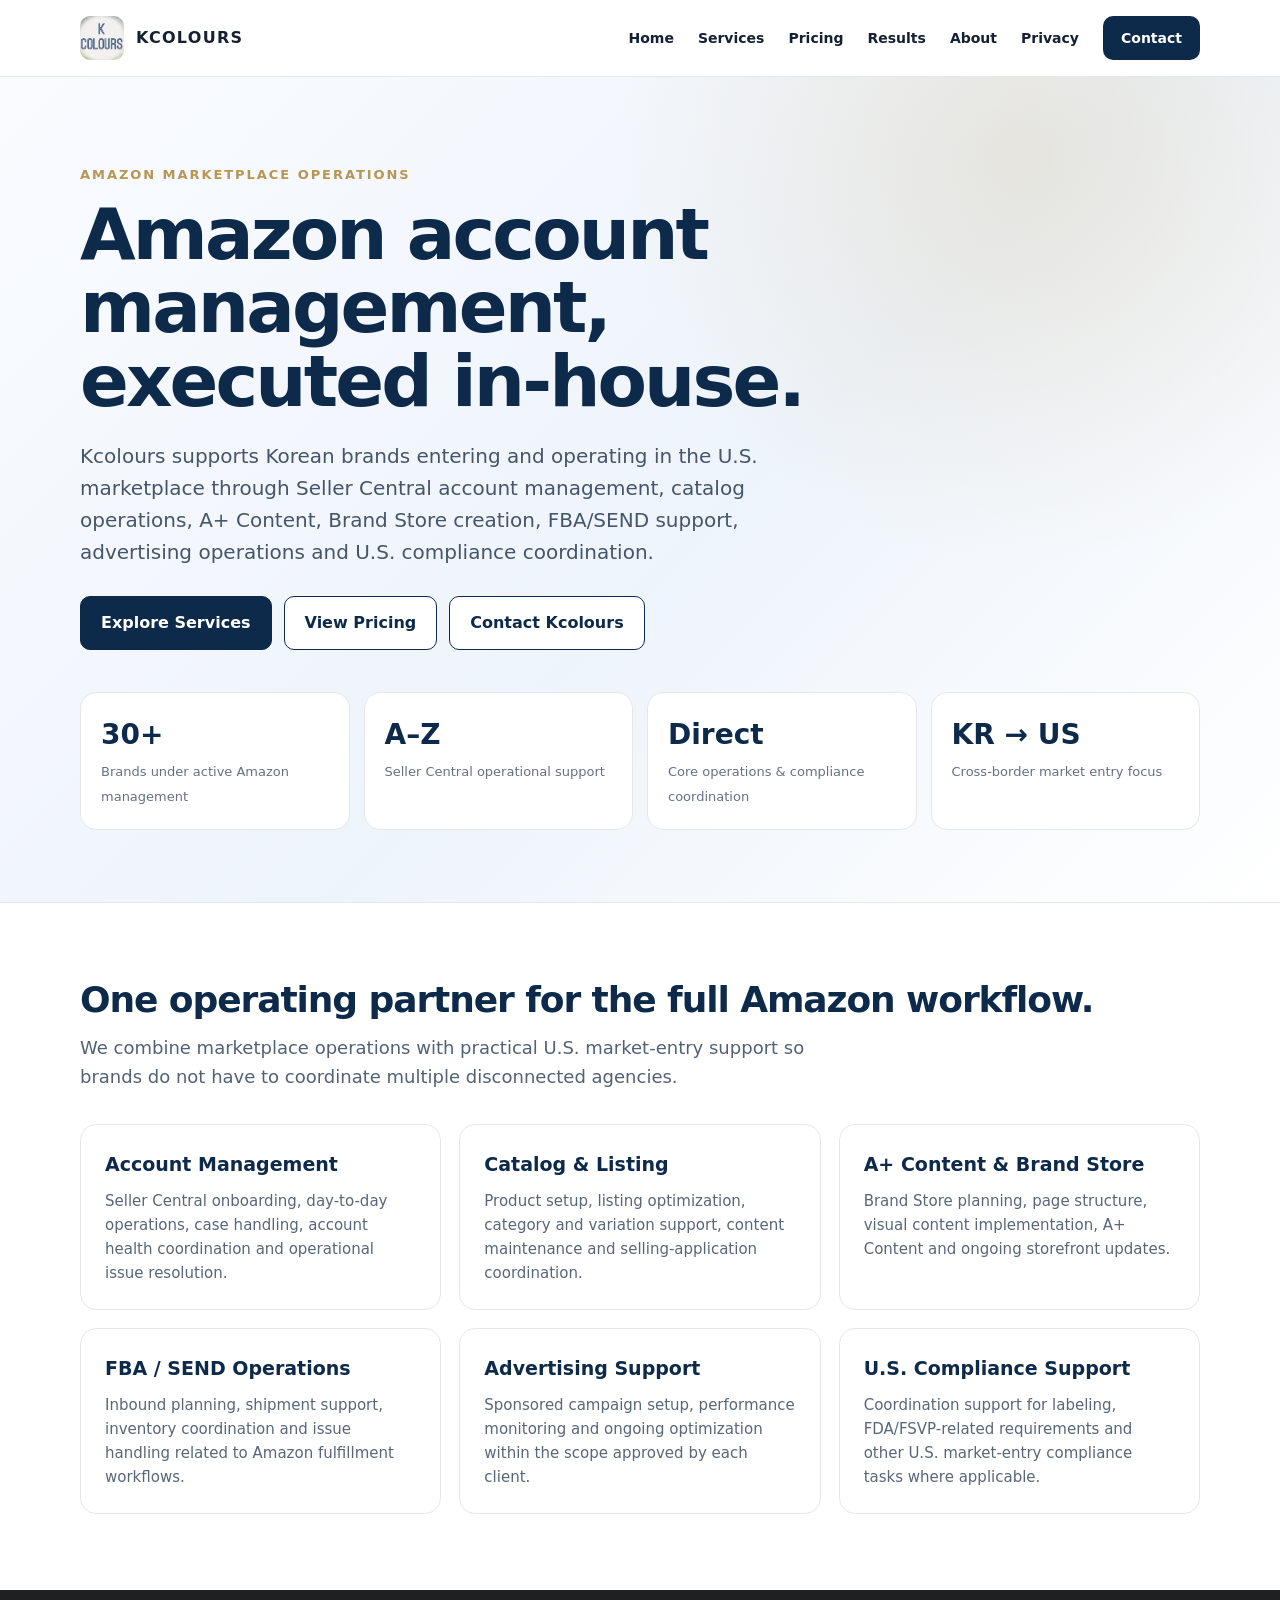
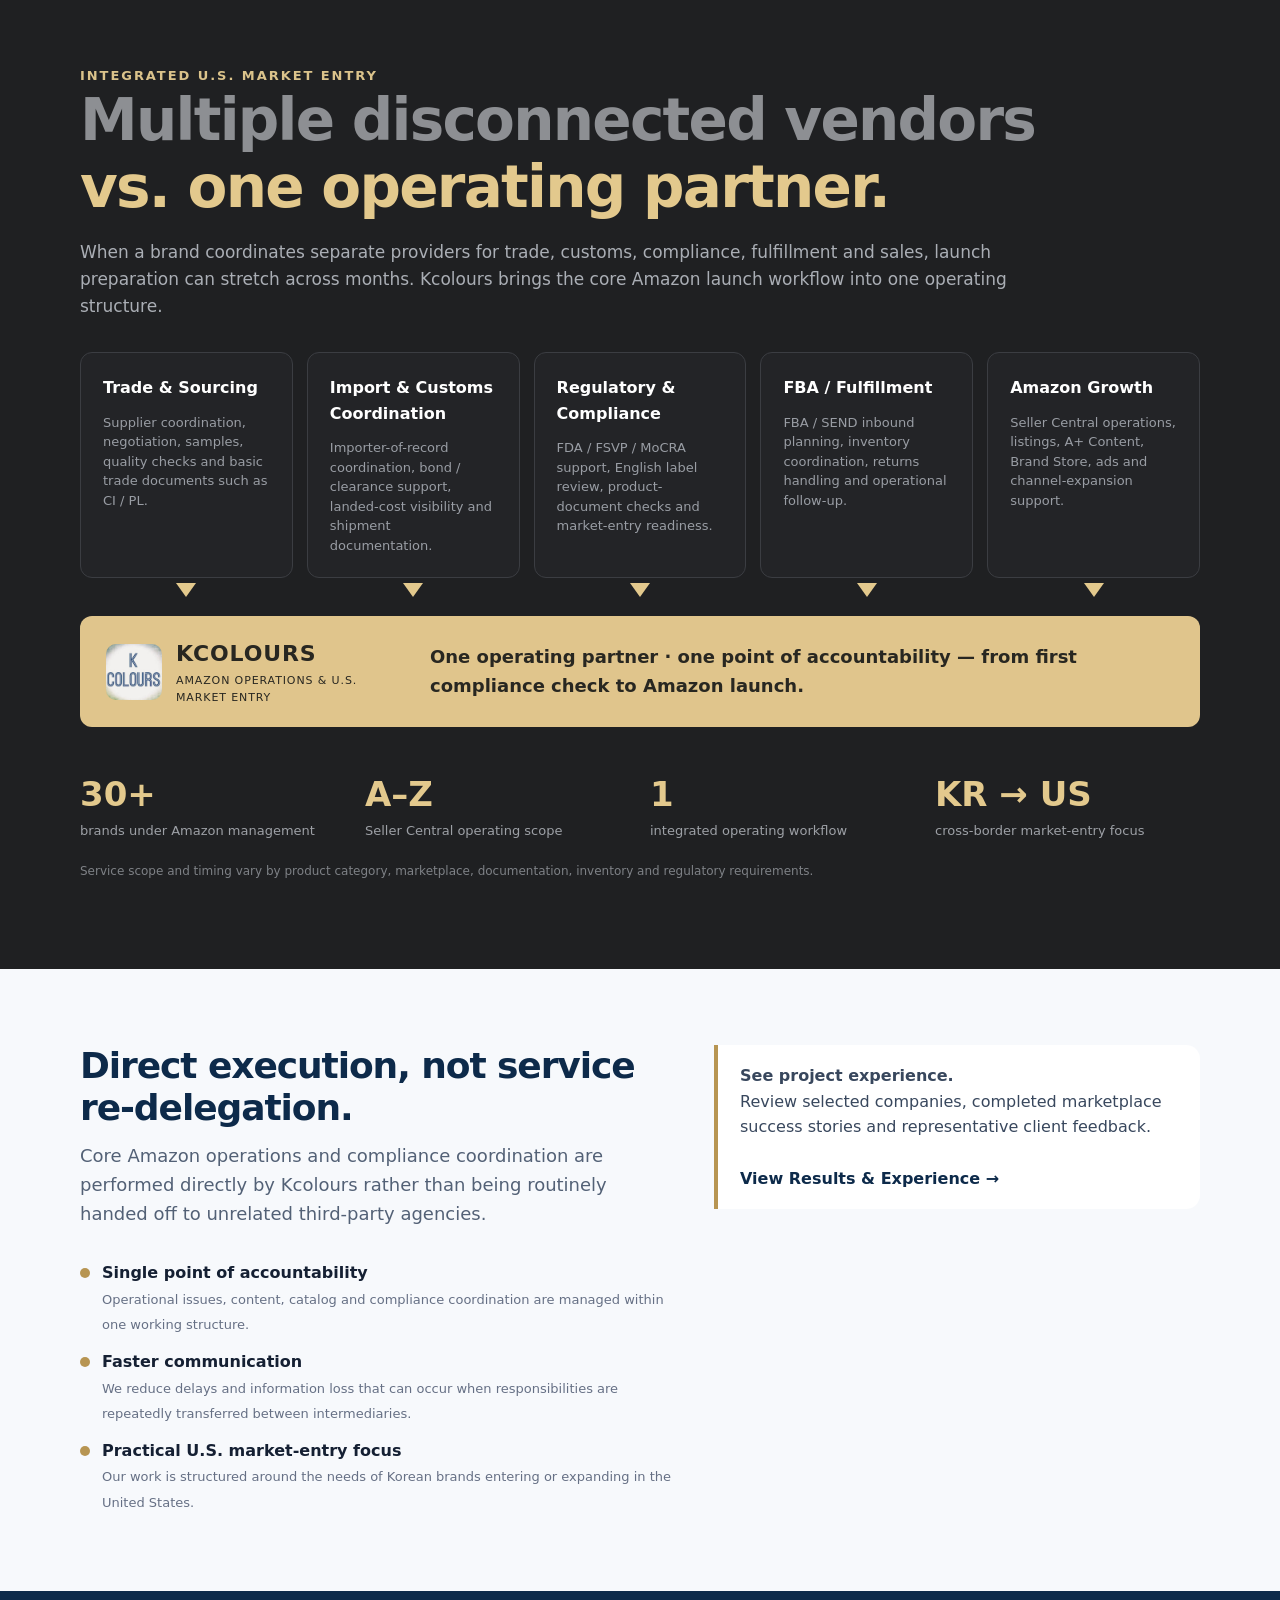
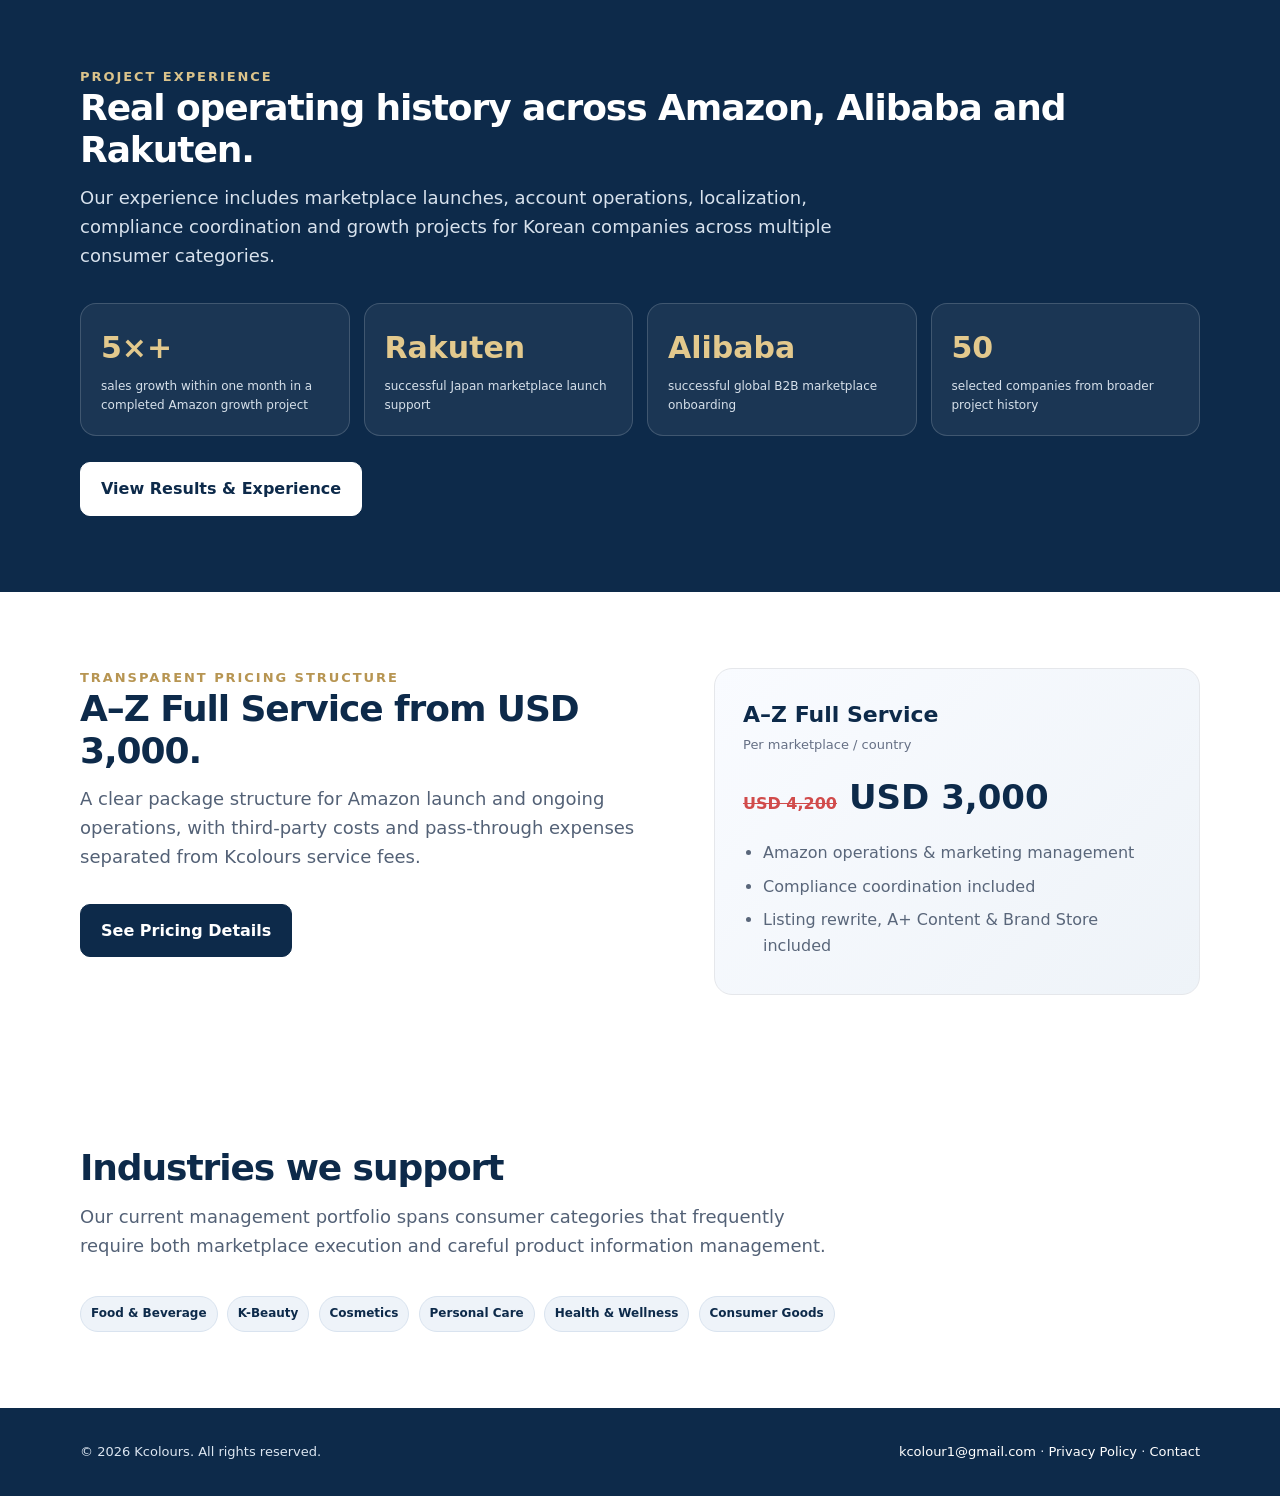
<file: index.html>
<!doctype html>
<html lang="en">
<head>
<meta charset="utf-8">
<meta name="viewport" content="width=device-width, initial-scale=1">
<title>Kcolours | Amazon Account Management & U.S. Market Entry</title>
<meta name="description" content="Kcolours provides end-to-end Amazon account management, brand store, A+ content, FBA operations and U.S. compliance support.">
<link rel="stylesheet" href="styles.css">
</head>
<body>

<header>
  <div class="container nav">
    <a class="brand" href="index.html">
      <img src="assets/kcolours-logo.jpg" alt="Kcolours logo">
      <span>KCOLOURS</span>
    </a>
    <nav>
      <a href="index.html">Home</a>
      <a href="services.html">Services</a>
      <a href="pricing.html">Pricing</a>
      <a href="results.html">Results</a>
      <a href="about.html">About</a>
      <a href="privacy.html">Privacy</a>
      <a class="cta" href="contact.html">Contact</a>
    </nav>
  </div>
</header>

<main>
<section class="hero">
  <div class="container">
    <div class="eyebrow">Amazon Marketplace Operations</div>
    <h1>Amazon account management,<br>executed in-house.</h1>
    <p>Kcolours supports Korean brands entering and operating in the U.S. marketplace through Seller Central account management, catalog operations, A+ Content, Brand Store creation, FBA/SEND support, advertising operations and U.S. compliance coordination.</p>
    <div class="actions">
      <a class="btn primary" href="services.html">Explore Services</a>
      <a class="btn secondary" href="pricing.html">View Pricing</a>
      <a class="btn secondary" href="contact.html">Contact Kcolours</a>
    </div>
    <div class="metrics">
      <div class="metric"><strong>30+</strong><span>Brands under active Amazon management</span></div>
      <div class="metric"><strong>A–Z</strong><span>Seller Central operational support</span></div>
      <div class="metric"><strong>Direct</strong><span>Core operations & compliance coordination</span></div>
      <div class="metric"><strong>KR → US</strong><span>Cross-border market entry focus</span></div>
    </div>
  </div>
</section>

<section class="section">
  <div class="container">
    <h2>One operating partner for the full Amazon workflow.</h2>
    <p class="lead">We combine marketplace operations with practical U.S. market-entry support so brands do not have to coordinate multiple disconnected agencies.</p>
    <div class="grid">
      <div class="card"><h3>Account Management</h3><p>Seller Central onboarding, day-to-day operations, case handling, account health coordination and operational issue resolution.</p></div>
      <div class="card"><h3>Catalog & Listing</h3><p>Product setup, listing optimization, category and variation support, content maintenance and selling-application coordination.</p></div>
      <div class="card"><h3>A+ Content & Brand Store</h3><p>Brand Store planning, page structure, visual content implementation, A+ Content and ongoing storefront updates.</p></div>
      <div class="card"><h3>FBA / SEND Operations</h3><p>Inbound planning, shipment support, inventory coordination and issue handling related to Amazon fulfillment workflows.</p></div>
      <div class="card"><h3>Advertising Support</h3><p>Sponsored campaign setup, performance monitoring and ongoing optimization within the scope approved by each client.</p></div>
      <div class="card"><h3>U.S. Compliance Support</h3><p>Coordination support for labeling, FDA/FSVP-related requirements and other U.S. market-entry compliance tasks where applicable.</p></div>
    </div>
  </div>
</section>


<section class="section integration">
  <div class="container">
    <div class="eyebrow">Integrated U.S. Market Entry</div>
    <h2 class="integration-title"><span>Multiple disconnected vendors</span><br><strong>vs. one operating partner.</strong></h2>
    <p class="integration-lead">When a brand coordinates separate providers for trade, customs, compliance, fulfillment and sales, launch preparation can stretch across months. Kcolours brings the core Amazon launch workflow into one operating structure.</p>

    <div class="flow-grid">
      <div class="flow-card">
        <h3>Trade & Sourcing</h3>
        <p>Supplier coordination, negotiation, samples, quality checks and basic trade documents such as CI / PL.</p>
      </div>
      <div class="flow-card">
        <h3>Import & Customs Coordination</h3>
        <p>Importer-of-record coordination, bond / clearance support, landed-cost visibility and shipment documentation.</p>
      </div>
      <div class="flow-card">
        <h3>Regulatory & Compliance</h3>
        <p>FDA / FSVP / MoCRA support, English label review, product-document checks and market-entry readiness.</p>
      </div>
      <div class="flow-card">
        <h3>FBA / Fulfillment</h3>
        <p>FBA / SEND inbound planning, inventory coordination, returns handling and operational follow-up.</p>
      </div>
      <div class="flow-card">
        <h3>Amazon Growth</h3>
        <p>Seller Central operations, listings, A+ Content, Brand Store, ads and channel-expansion support.</p>
      </div>
    </div>

    <div class="integration-bar">
      <div class="integration-logo">
        <img src="assets/kcolours-logo.jpg" alt="Kcolours logo">
        <div><strong>KCOLOURS</strong><span>Amazon Operations & U.S. Market Entry</span></div>
      </div>
      <div class="integration-message">One operating partner · one point of accountability — from first compliance check to Amazon launch.</div>
    </div>

    <div class="integration-metrics">
      <div><strong>30+</strong><span>brands under Amazon management</span></div>
      <div><strong>A–Z</strong><span>Seller Central operating scope</span></div>
      <div><strong>1</strong><span>integrated operating workflow</span></div>
      <div><strong>KR → US</strong><span>cross-border market-entry focus</span></div>
    </div>
    <p class="integration-note">Service scope and timing vary by product category, marketplace, documentation, inventory and regulatory requirements.</p>
  </div>
</section>

<section class="section alt">
  <div class="container split">
    <div>
      <h2>Direct execution, not service re-delegation.</h2>
      <p class="lead">Core Amazon operations and compliance coordination are performed directly by Kcolours rather than being routinely handed off to unrelated third-party agencies.</p>
      <div class="checks">
        <div class="check"><span class="dot"></span><div><strong>Single point of accountability</strong><br><span class="small">Operational issues, content, catalog and compliance coordination are managed within one working structure.</span></div></div>
        <div class="check"><span class="dot"></span><div><strong>Faster communication</strong><br><span class="small">We reduce delays and information loss that can occur when responsibilities are repeatedly transferred between intermediaries.</span></div></div>
        <div class="check"><span class="dot"></span><div><strong>Practical U.S. market-entry focus</strong><br><span class="small">Our work is structured around the needs of Korean brands entering or expanding in the United States.</span></div></div>
      </div>
    </div>
    <div class="quote"><strong>See project experience.</strong><br>Review selected companies, completed marketplace success stories and representative client feedback.<br><br><a class="text-link" href="results.html">View Results & Experience →</a></div>
  </div>
</section>



<section class="section proof-strip">
  <div class="container">
    <div class="eyebrow">Project Experience</div>
    <h2>Real operating history across Amazon, Alibaba and Rakuten.</h2>
    <p class="lead">Our experience includes marketplace launches, account operations, localization, compliance coordination and growth projects for Korean companies across multiple consumer categories.</p>
    <div class="proof-cards">
      <div><strong>5×+</strong><span>sales growth within one month in a completed Amazon growth project</span></div>
      <div><strong>Rakuten</strong><span>successful Japan marketplace launch support</span></div>
      <div><strong>Alibaba</strong><span>successful global B2B marketplace onboarding</span></div>
      <div><strong>50</strong><span>selected companies from broader project history</span></div>
    </div>
    <a class="btn primary" href="results.html">View Results & Experience</a>
  </div>
</section>

<section class="section pricing-teaser">
  <div class="container split">
    <div>
      <div class="eyebrow">Transparent Pricing Structure</div>
      <h2>A–Z Full Service from USD 3,000.</h2>
      <p class="lead">A clear package structure for Amazon launch and ongoing operations, with third-party costs and pass-through expenses separated from Kcolours service fees.</p>
      <a class="btn primary" href="pricing.html">See Pricing Details</a>
    </div>
    <div class="price-card">
      <div class="price-label">A–Z Full Service</div>
      <div class="price-unit">Per marketplace / country</div>
      <div class="price-line"><span class="price-strike">USD 4,200</span><strong>USD 3,000</strong></div>
      <ul>
        <li>Amazon operations & marketing management</li>
        <li>Compliance coordination included</li>
        <li>Listing rewrite, A+ Content & Brand Store included</li>
      </ul>
    </div>
  </div>
</section>

<section class="section">
  <div class="container">
    <h2>Industries we support</h2>
    <p class="lead">Our current management portfolio spans consumer categories that frequently require both marketplace execution and careful product information management.</p>
    <div>
      <span class="badge">Food & Beverage</span>
      <span class="badge">K-Beauty</span>
      <span class="badge">Cosmetics</span>
      <span class="badge">Personal Care</span>
      <span class="badge">Health & Wellness</span>
      <span class="badge">Consumer Goods</span>
    </div>
  </div>
</section>
</main>

<footer>
  <div class="container foot">
    <div>© 2026 Kcolours. All rights reserved.</div>
    <div><a href="mailto:kcolour1@gmail.com">kcolour1@gmail.com</a> · <a href="privacy.html">Privacy Policy</a> · <a href="contact.html">Contact</a></div>
  </div>
</footer>

</body>
</html>
</file>
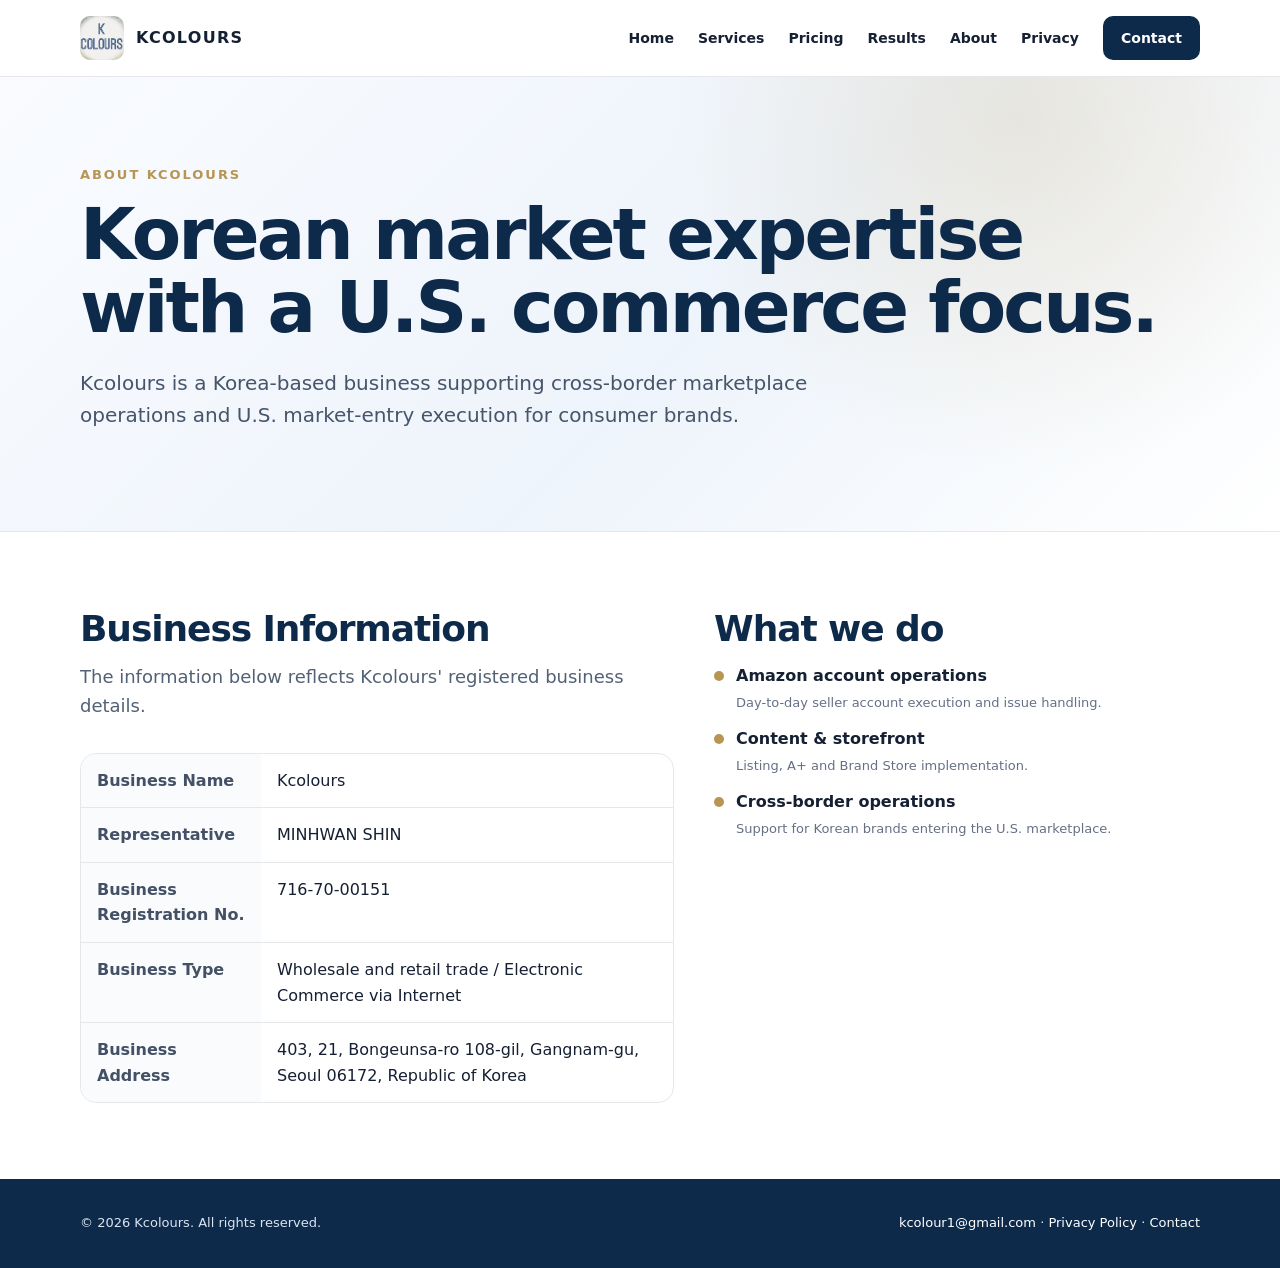
<file: about.html>
<!doctype html>
<html lang="en">
<head><meta charset="utf-8"><meta name="viewport" content="width=device-width, initial-scale=1">
<title>About | Kcolours</title><meta name="description" content="Business information for Kcolours, Seoul, Republic of Korea.">
<link rel="stylesheet" href="styles.css"></head>
<body>
<header>
  <div class="container nav">
    <a class="brand" href="index.html">
      <img src="assets/kcolours-logo.jpg" alt="Kcolours logo">
      <span>KCOLOURS</span>
    </a>
    <nav>
      <a href="index.html">Home</a>
      <a href="services.html">Services</a>
      <a href="pricing.html">Pricing</a>
      <a href="results.html">Results</a>
      <a href="about.html">About</a>
      <a href="privacy.html">Privacy</a>
      <a class="cta" href="contact.html">Contact</a>
    </nav>
  </div>
</header>

<main>
<section class="hero"><div class="container"><div class="eyebrow">About Kcolours</div><h1>Korean market expertise with a U.S. commerce focus.</h1><p>Kcolours is a Korea-based business supporting cross-border marketplace operations and U.S. market-entry execution for consumer brands.</p></div></section>
<section class="section"><div class="container split">
<div>
<h2>Business Information</h2>
<p class="lead">The information below reflects Kcolours' registered business details.</p>
<div class="info">
<div class="row"><div>Business Name</div><div>Kcolours</div></div>
<div class="row"><div>Representative</div><div>MINHWAN SHIN</div></div>
<div class="row"><div>Business Registration No.</div><div>716-70-00151</div></div>
<div class="row"><div>Business Type</div><div>Wholesale and retail trade / Electronic Commerce via Internet</div></div>
<div class="row"><div>Business Address</div><div>403, 21, Bongeunsa-ro 108-gil, Gangnam-gu, Seoul 06172, Republic of Korea</div></div>
</div>
</div>
<div>
<h2>What we do</h2>
<div class="checks">
<div class="check"><span class="dot"></span><div><strong>Amazon account operations</strong><br><span class="small">Day-to-day seller account execution and issue handling.</span></div></div>
<div class="check"><span class="dot"></span><div><strong>Content & storefront</strong><br><span class="small">Listing, A+ and Brand Store implementation.</span></div></div>
<div class="check"><span class="dot"></span><div><strong>Cross-border operations</strong><br><span class="small">Support for Korean brands entering the U.S. marketplace.</span></div></div>
</div>
</div>
</div></section>
</main>
<footer>
  <div class="container foot">
    <div>© 2026 Kcolours. All rights reserved.</div>
    <div><a href="mailto:kcolour1@gmail.com">kcolour1@gmail.com</a> · <a href="privacy.html">Privacy Policy</a> · <a href="contact.html">Contact</a></div>
  </div>
</footer>
</body></html>
</file>
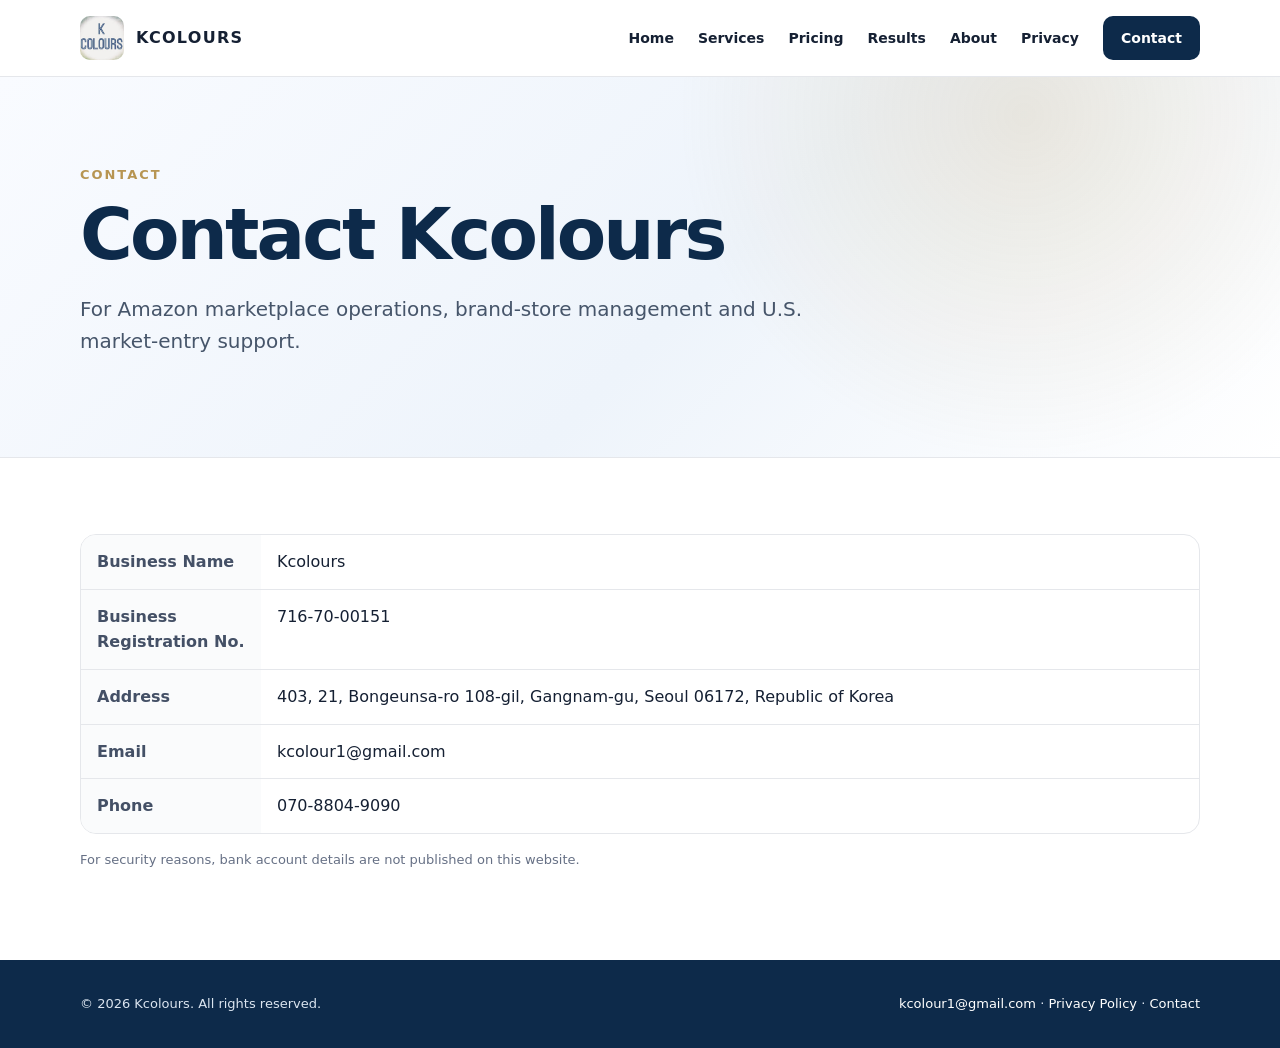
<file: contact.html>
<!doctype html>
<html lang="en">
<head><meta charset="utf-8"><meta name="viewport" content="width=device-width, initial-scale=1">
<title>Contact | Kcolours</title><meta name="description" content="Contact and registered business information for Kcolours.">
<link rel="stylesheet" href="styles.css"></head>
<body>
<header>
  <div class="container nav">
    <a class="brand" href="index.html">
      <img src="assets/kcolours-logo.jpg" alt="Kcolours logo">
      <span>KCOLOURS</span>
    </a>
    <nav>
      <a href="index.html">Home</a>
      <a href="services.html">Services</a>
      <a href="pricing.html">Pricing</a>
      <a href="results.html">Results</a>
      <a href="about.html">About</a>
      <a href="privacy.html">Privacy</a>
      <a class="cta" href="contact.html">Contact</a>
    </nav>
  </div>
</header>

<main>
<section class="hero"><div class="container"><div class="eyebrow">Contact</div><h1>Contact Kcolours</h1><p>For Amazon marketplace operations, brand-store management and U.S. market-entry support.</p></div></section>
<section class="section"><div class="container">
<div class="info">
<div class="row"><div>Business Name</div><div>Kcolours</div></div>
<div class="row"><div>Business Registration No.</div><div>716-70-00151</div></div>
<div class="row"><div>Address</div><div>403, 21, Bongeunsa-ro 108-gil, Gangnam-gu, Seoul 06172, Republic of Korea</div></div>
<div class="row"><div>Email</div><div><a href="mailto:kcolour1@gmail.com">kcolour1@gmail.com</a></div></div>
<div class="row"><div>Phone</div><div><a href="tel:+827088049090">070-8804-9090</a></div></div>
</div>
<p class="small" style="margin-top:16px">For security reasons, bank account details are not published on this website.</p>
</div></section>
</main>
<footer>
  <div class="container foot">
    <div>© 2026 Kcolours. All rights reserved.</div>
    <div><a href="mailto:kcolour1@gmail.com">kcolour1@gmail.com</a> · <a href="privacy.html">Privacy Policy</a> · <a href="contact.html">Contact</a></div>
  </div>
</footer>
</body></html>
</file>
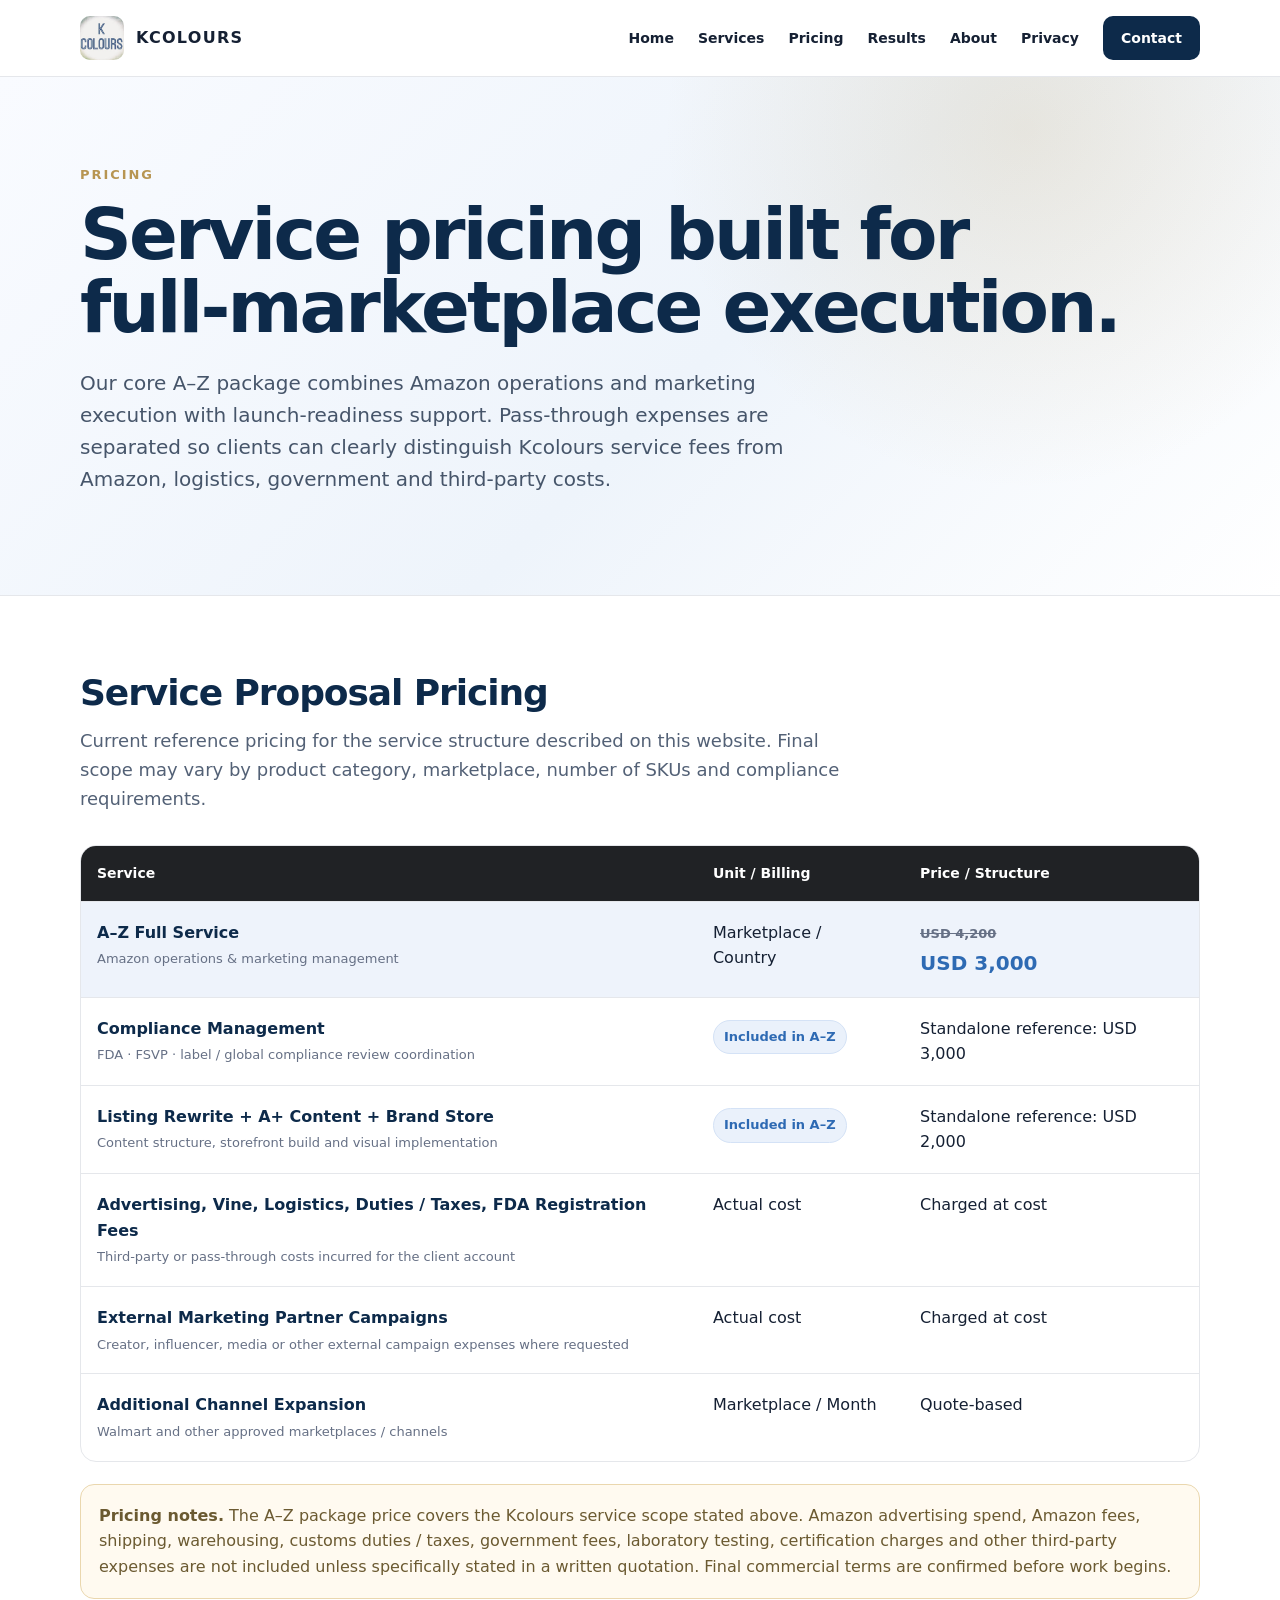
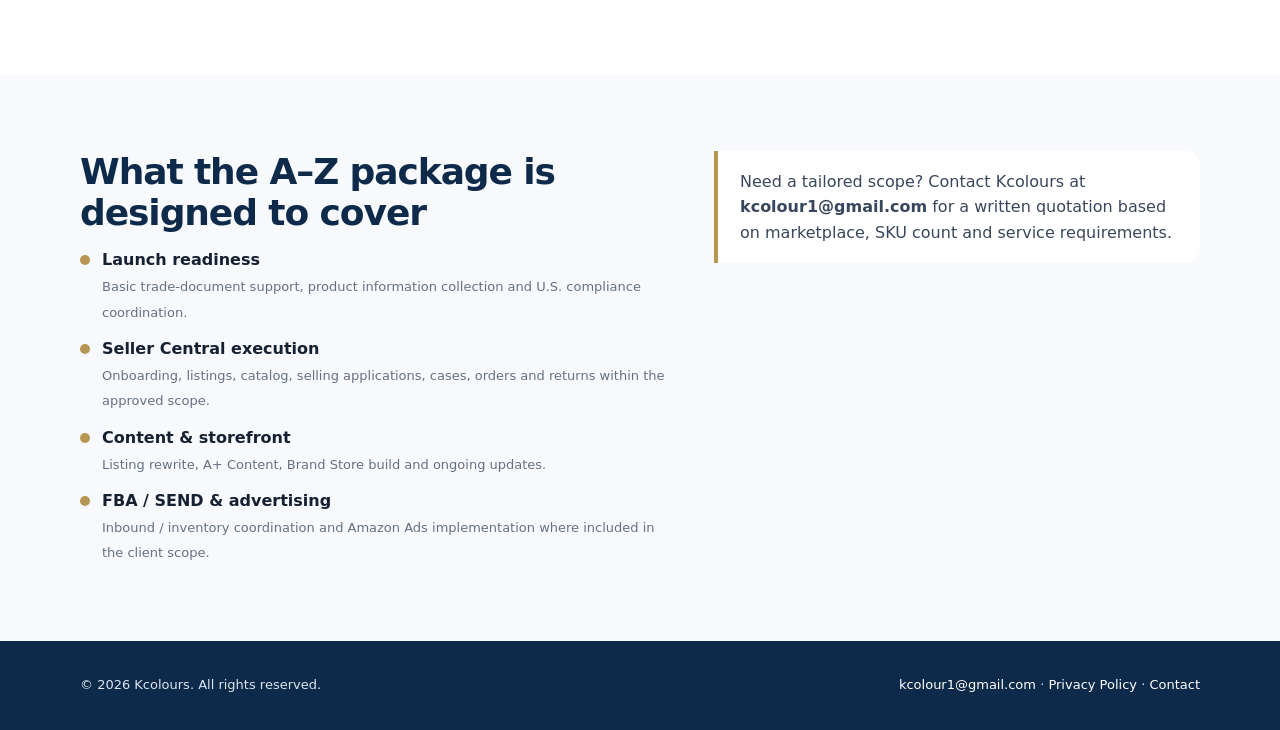
<file: pricing.html>
<!doctype html>
<html lang="en">
<head>
<meta charset="utf-8">
<meta name="viewport" content="width=device-width, initial-scale=1">
<title>Pricing | Kcolours</title>
<meta name="description" content="Kcolours pricing structure for Amazon account management, A-Z operations, compliance coordination, Brand Store, A+ Content and market-entry support.">
<link rel="stylesheet" href="styles.css">
</head>
<body>
<header>
  <div class="container nav">
    <a class="brand" href="index.html">
      <img src="assets/kcolours-logo.jpg" alt="Kcolours logo">
      <span>KCOLOURS</span>
    </a>
    <nav>
      <a href="index.html">Home</a>
      <a href="services.html">Services</a>
      <a href="pricing.html">Pricing</a>
      <a href="results.html">Results</a>
      <a href="about.html">About</a>
      <a href="privacy.html">Privacy</a>
      <a class="cta" href="contact.html">Contact</a>
    </nav>
  </div>
</header>
<main>
<section class="hero">
  <div class="container">
    <div class="eyebrow">Pricing</div>
    <h1>Service pricing built for<br>full-marketplace execution.</h1>
    <p>Our core A–Z package combines Amazon operations and marketing execution with launch-readiness support. Pass-through expenses are separated so clients can clearly distinguish Kcolours service fees from Amazon, logistics, government and third-party costs.</p>
  </div>
</section>

<section class="section">
  <div class="container">
    <h2>Service Proposal Pricing</h2>
    <p class="lead">Current reference pricing for the service structure described on this website. Final scope may vary by product category, marketplace, number of SKUs and compliance requirements.</p>

    <div class="pricing-table-wrap">
      <table class="pricing-table">
        <thead>
          <tr><th>Service</th><th>Unit / Billing</th><th>Price / Structure</th></tr>
        </thead>
        <tbody>
          <tr class="featured-row">
            <td><strong>A–Z Full Service</strong><span>Amazon operations & marketing management</span></td>
            <td>Marketplace / Country</td>
            <td><span class="price-strike">USD 4,200</span><strong class="price-current">USD 3,000</strong></td>
          </tr>
          <tr>
            <td><strong>Compliance Management</strong><span>FDA · FSVP · label / global compliance review coordination</span></td>
            <td><span class="pill">Included in A–Z</span></td>
            <td>Standalone reference: USD 3,000</td>
          </tr>
          <tr>
            <td><strong>Listing Rewrite + A+ Content + Brand Store</strong><span>Content structure, storefront build and visual implementation</span></td>
            <td><span class="pill">Included in A–Z</span></td>
            <td>Standalone reference: USD 2,000</td>
          </tr>
          <tr>
            <td><strong>Advertising, Vine, Logistics, Duties / Taxes, FDA Registration Fees</strong><span>Third-party or pass-through costs incurred for the client account</span></td>
            <td>Actual cost</td>
            <td>Charged at cost</td>
          </tr>
          <tr>
            <td><strong>External Marketing Partner Campaigns</strong><span>Creator, influencer, media or other external campaign expenses where requested</span></td>
            <td>Actual cost</td>
            <td>Charged at cost</td>
          </tr>
          <tr>
            <td><strong>Additional Channel Expansion</strong><span>Walmart and other approved marketplaces / channels</span></td>
            <td>Marketplace / Month</td>
            <td>Quote-based</td>
          </tr>
        </tbody>
      </table>
    </div>

    <div class="notice pricing-notice">
      <strong>Pricing notes.</strong> The A–Z package price covers the Kcolours service scope stated above. Amazon advertising spend, Amazon fees, shipping, warehousing, customs duties / taxes, government fees, laboratory testing, certification charges and other third-party expenses are not included unless specifically stated in a written quotation. Final commercial terms are confirmed before work begins.
    </div>
  </div>
</section>

<section class="section alt">
  <div class="container split">
    <div>
      <h2>What the A–Z package is designed to cover</h2>
      <div class="checks">
        <div class="check"><span class="dot"></span><div><strong>Launch readiness</strong><br><span class="small">Basic trade-document support, product information collection and U.S. compliance coordination.</span></div></div>
        <div class="check"><span class="dot"></span><div><strong>Seller Central execution</strong><br><span class="small">Onboarding, listings, catalog, selling applications, cases, orders and returns within the approved scope.</span></div></div>
        <div class="check"><span class="dot"></span><div><strong>Content & storefront</strong><br><span class="small">Listing rewrite, A+ Content, Brand Store build and ongoing updates.</span></div></div>
        <div class="check"><span class="dot"></span><div><strong>FBA / SEND & advertising</strong><br><span class="small">Inbound / inventory coordination and Amazon Ads implementation where included in the client scope.</span></div></div>
      </div>
    </div>
    <div class="quote">Need a tailored scope? Contact Kcolours at <a href="mailto:kcolour1@gmail.com"><strong>kcolour1@gmail.com</strong></a> for a written quotation based on marketplace, SKU count and service requirements.</div>
  </div>
</section>
</main>
<footer>
  <div class="container foot">
    <div>© 2026 Kcolours. All rights reserved.</div>
    <div><a href="mailto:kcolour1@gmail.com">kcolour1@gmail.com</a> · <a href="privacy.html">Privacy Policy</a> · <a href="contact.html">Contact</a></div>
  </div>
</footer>
</body>
</html>
</file>
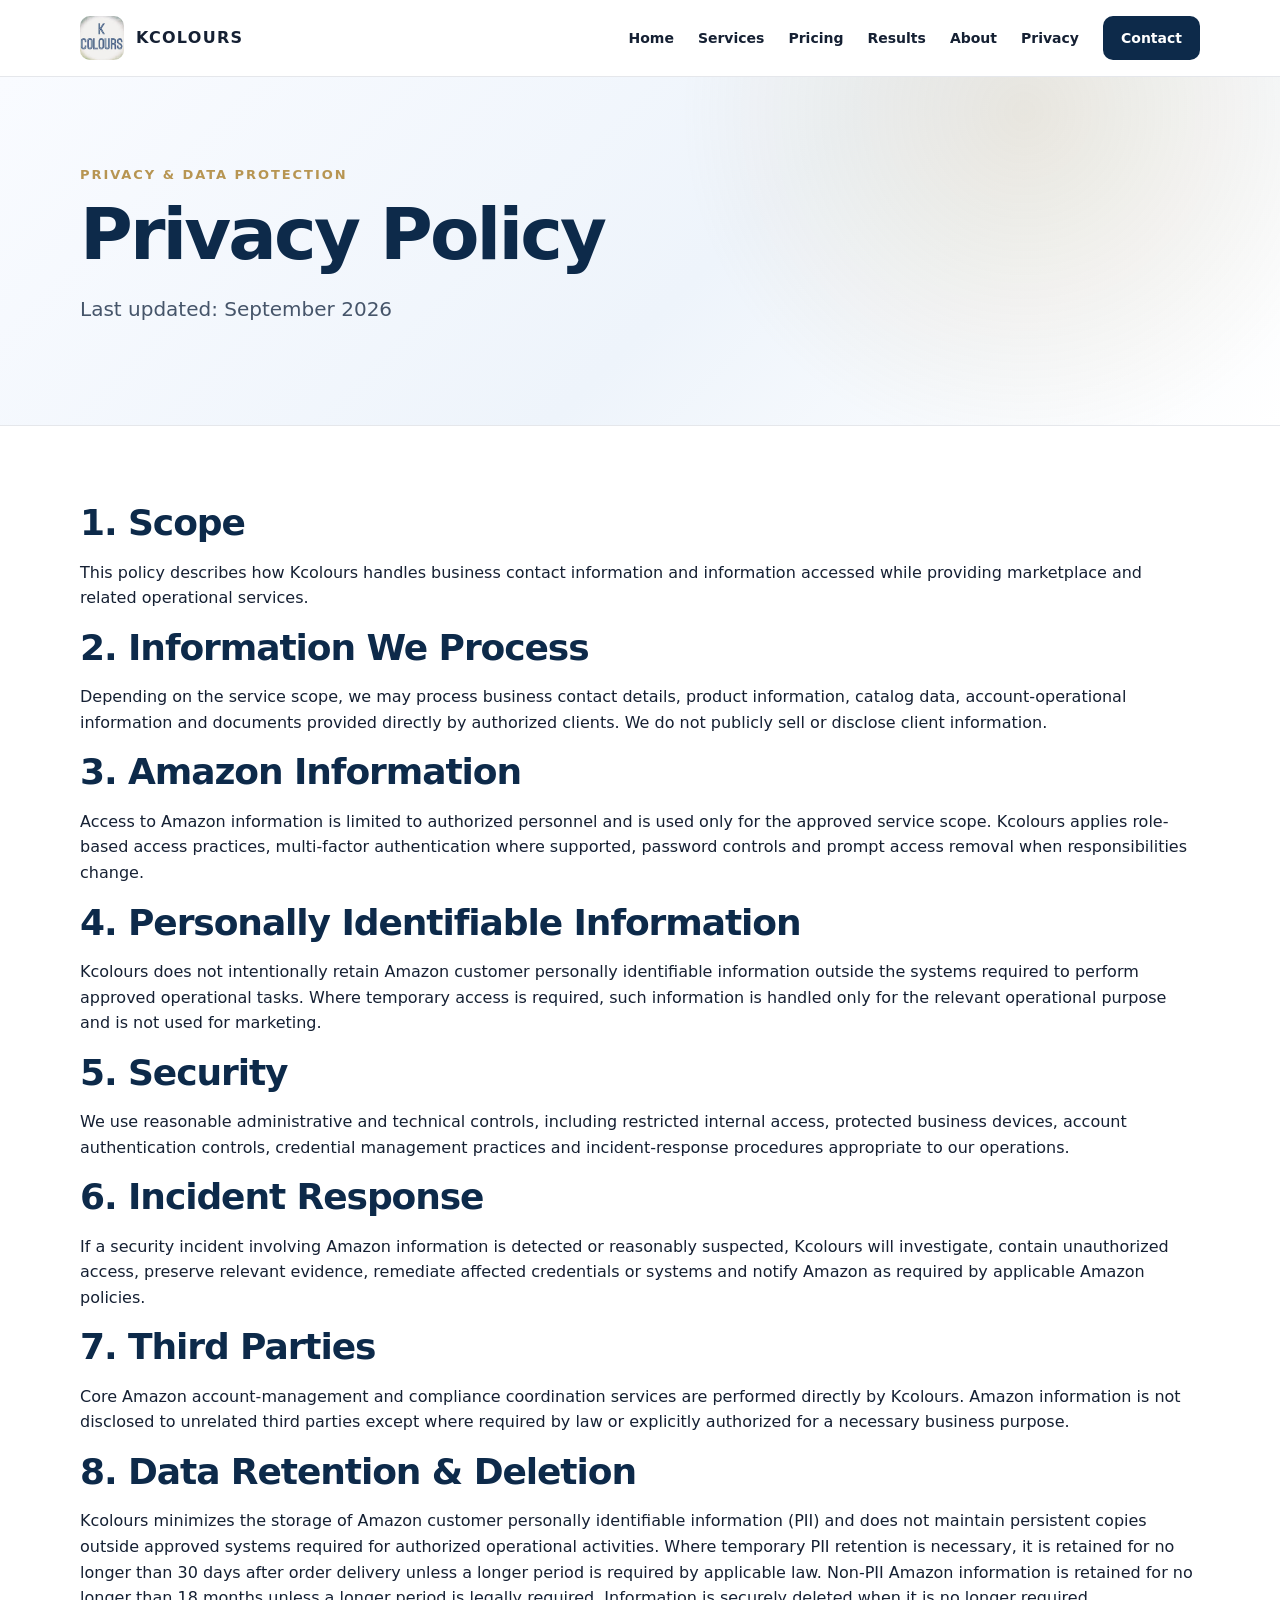
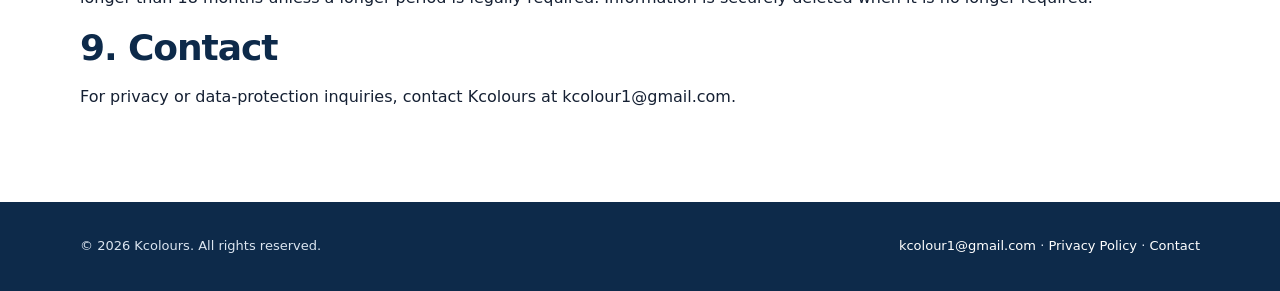
<file: privacy.html>
<!doctype html>
<html lang="en">
<head><meta charset="utf-8"><meta name="viewport" content="width=device-width, initial-scale=1">
<title>Privacy Policy | Kcolours</title><meta name="description" content="Kcolours privacy and data protection practices.">
<link rel="stylesheet" href="styles.css"></head>
<body>
<header>
  <div class="container nav">
    <a class="brand" href="index.html">
      <img src="assets/kcolours-logo.jpg" alt="Kcolours logo">
      <span>KCOLOURS</span>
    </a>
    <nav>
      <a href="index.html">Home</a>
      <a href="services.html">Services</a>
      <a href="pricing.html">Pricing</a>
      <a href="results.html">Results</a>
      <a href="about.html">About</a>
      <a href="privacy.html">Privacy</a>
      <a class="cta" href="contact.html">Contact</a>
    </nav>
  </div>
</header>

<main>
<section class="hero"><div class="container"><div class="eyebrow">Privacy & Data Protection</div><h1>Privacy Policy</h1><p>Last updated: September 2026</p></div></section>
<section class="section"><div class="container">
<h2>1. Scope</h2>
<p>This policy describes how Kcolours handles business contact information and information accessed while providing marketplace and related operational services.</p>
<h2>2. Information We Process</h2>
<p>Depending on the service scope, we may process business contact details, product information, catalog data, account-operational information and documents provided directly by authorized clients. We do not publicly sell or disclose client information.</p>
<h2>3. Amazon Information</h2>
<p>Access to Amazon information is limited to authorized personnel and is used only for the approved service scope. Kcolours applies role-based access practices, multi-factor authentication where supported, password controls and prompt access removal when responsibilities change.</p>
<h2>4. Personally Identifiable Information</h2>
<p>Kcolours does not intentionally retain Amazon customer personally identifiable information outside the systems required to perform approved operational tasks. Where temporary access is required, such information is handled only for the relevant operational purpose and is not used for marketing.</p>
<h2>5. Security</h2>
<p>We use reasonable administrative and technical controls, including restricted internal access, protected business devices, account authentication controls, credential management practices and incident-response procedures appropriate to our operations.</p>
<h2>6. Incident Response</h2>
<p>If a security incident involving Amazon information is detected or reasonably suspected, Kcolours will investigate, contain unauthorized access, preserve relevant evidence, remediate affected credentials or systems and notify Amazon as required by applicable Amazon policies.</p>
<h2>7. Third Parties</h2>
<p>Core Amazon account-management and compliance coordination services are performed directly by Kcolours. Amazon information is not disclosed to unrelated third parties except where required by law or explicitly authorized for a necessary business purpose.</p>
<h2>8. Data Retention & Deletion</h2>
<p>Kcolours minimizes the storage of Amazon customer personally identifiable information (PII) and does not maintain persistent copies outside approved systems required for authorized operational activities. Where temporary PII retention is necessary, it is retained for no longer than 30 days after order delivery unless a longer period is required by applicable law. Non-PII Amazon information is retained for no longer than 18 months unless a longer period is legally required. Information is securely deleted when it is no longer required.</p>
<h2>9. Contact</h2>
<p>For privacy or data-protection inquiries, contact Kcolours at <a href="mailto:kcolour1@gmail.com">kcolour1@gmail.com</a>.</p>
</div></section>
</main>
<footer>
  <div class="container foot">
    <div>© 2026 Kcolours. All rights reserved.</div>
    <div><a href="mailto:kcolour1@gmail.com">kcolour1@gmail.com</a> · <a href="privacy.html">Privacy Policy</a> · <a href="contact.html">Contact</a></div>
  </div>
</footer>
</body></html>
</file>
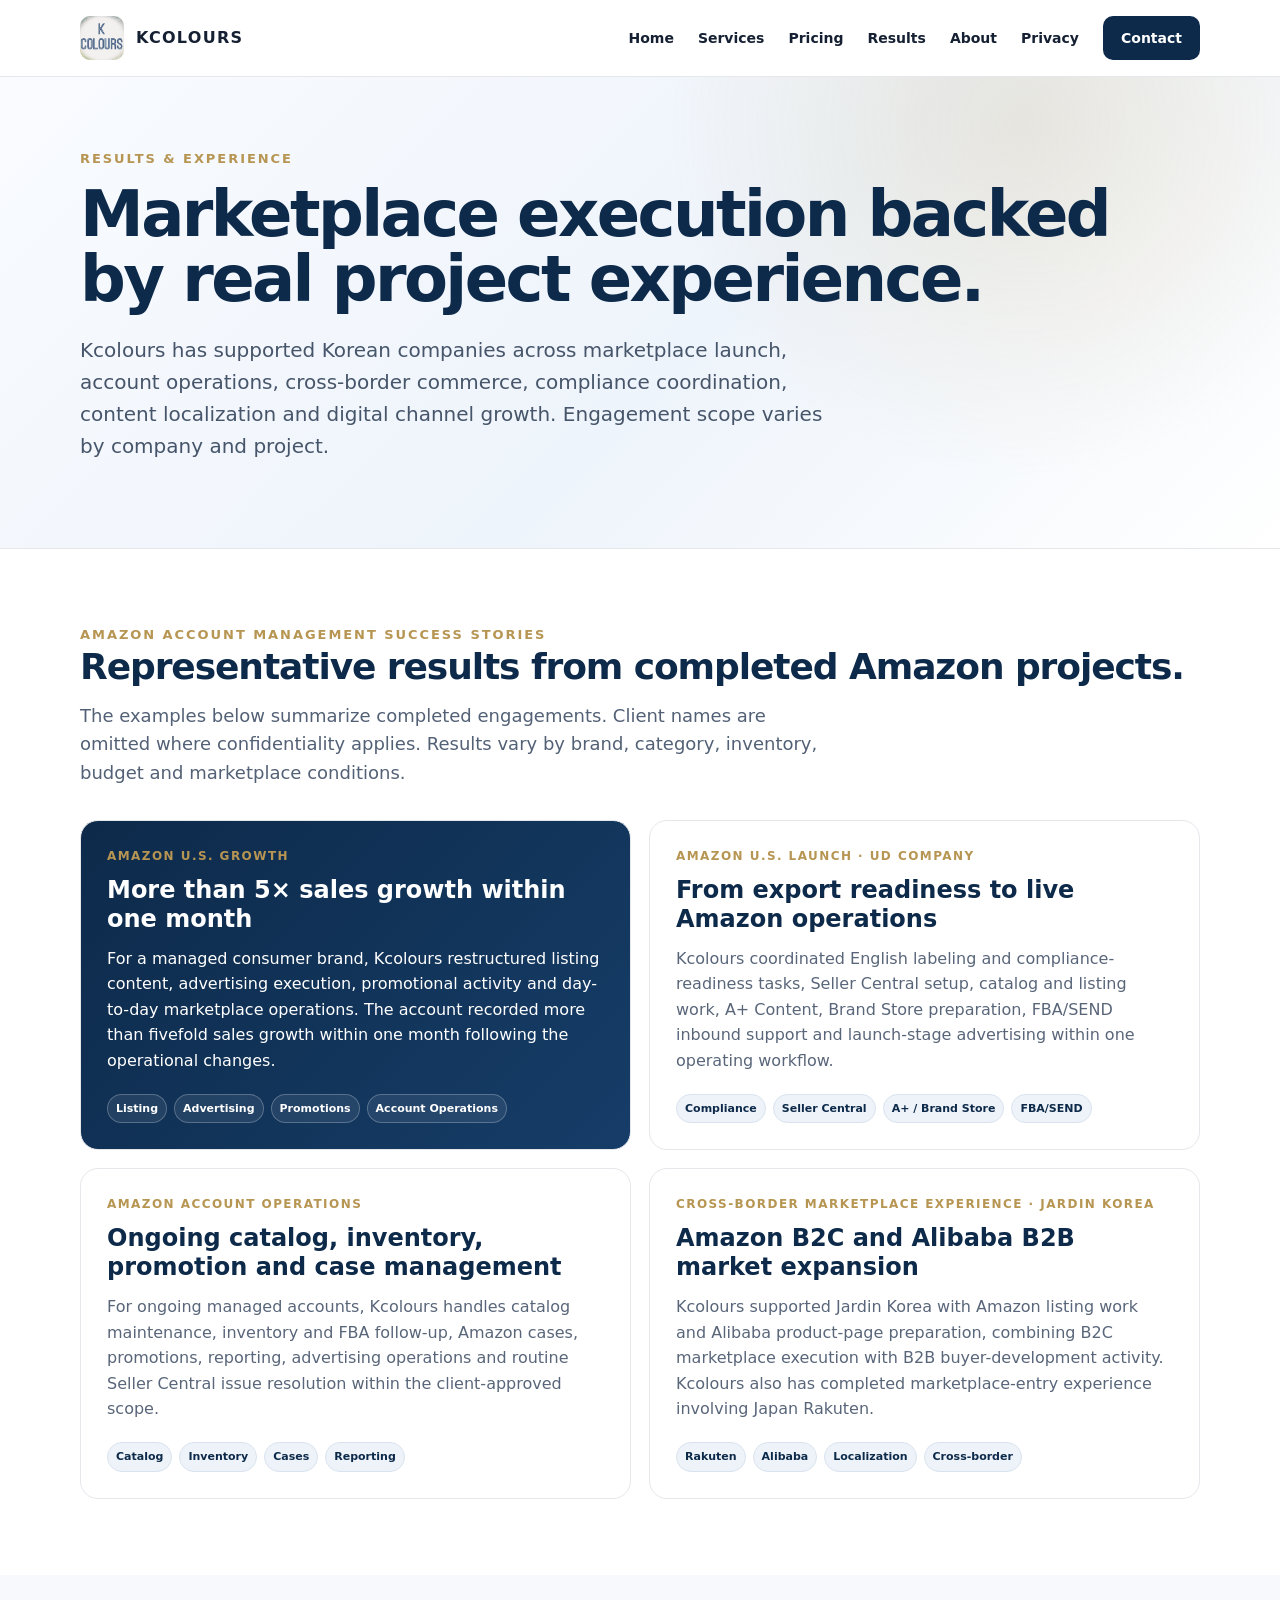
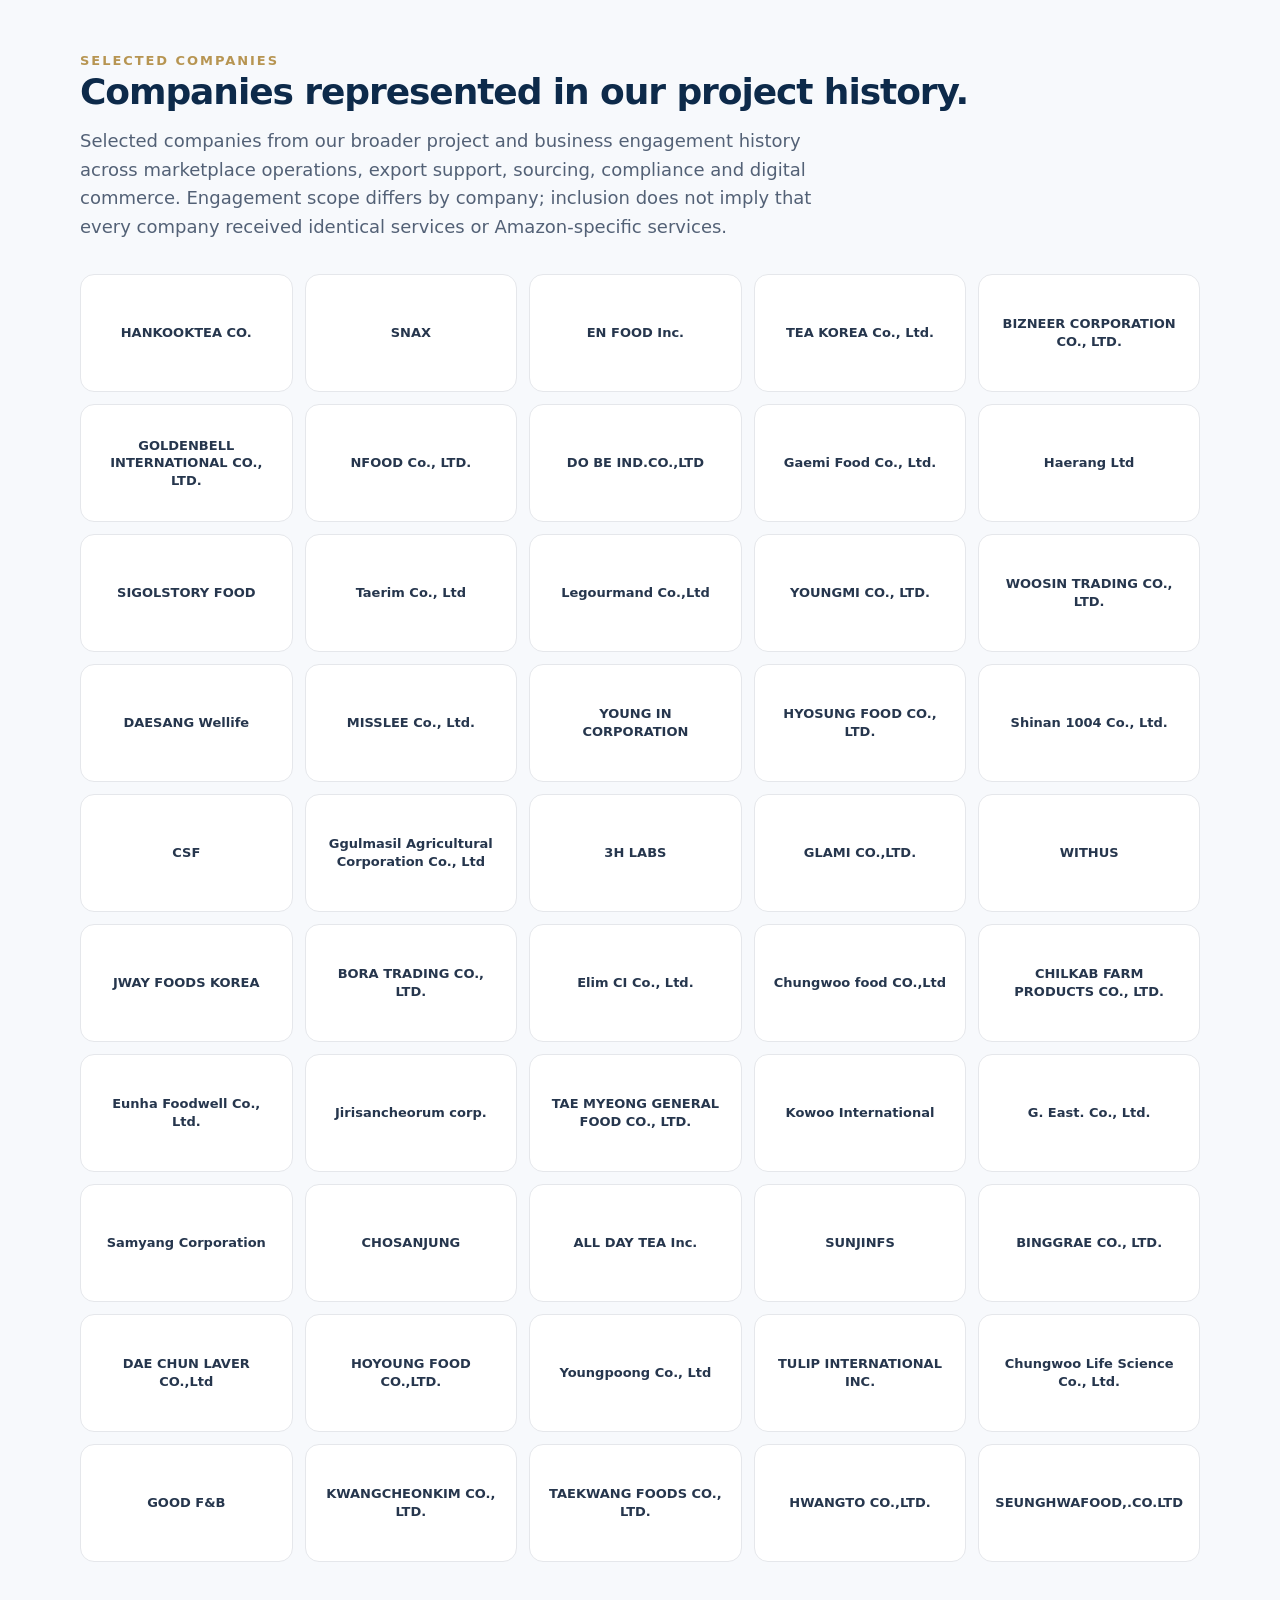
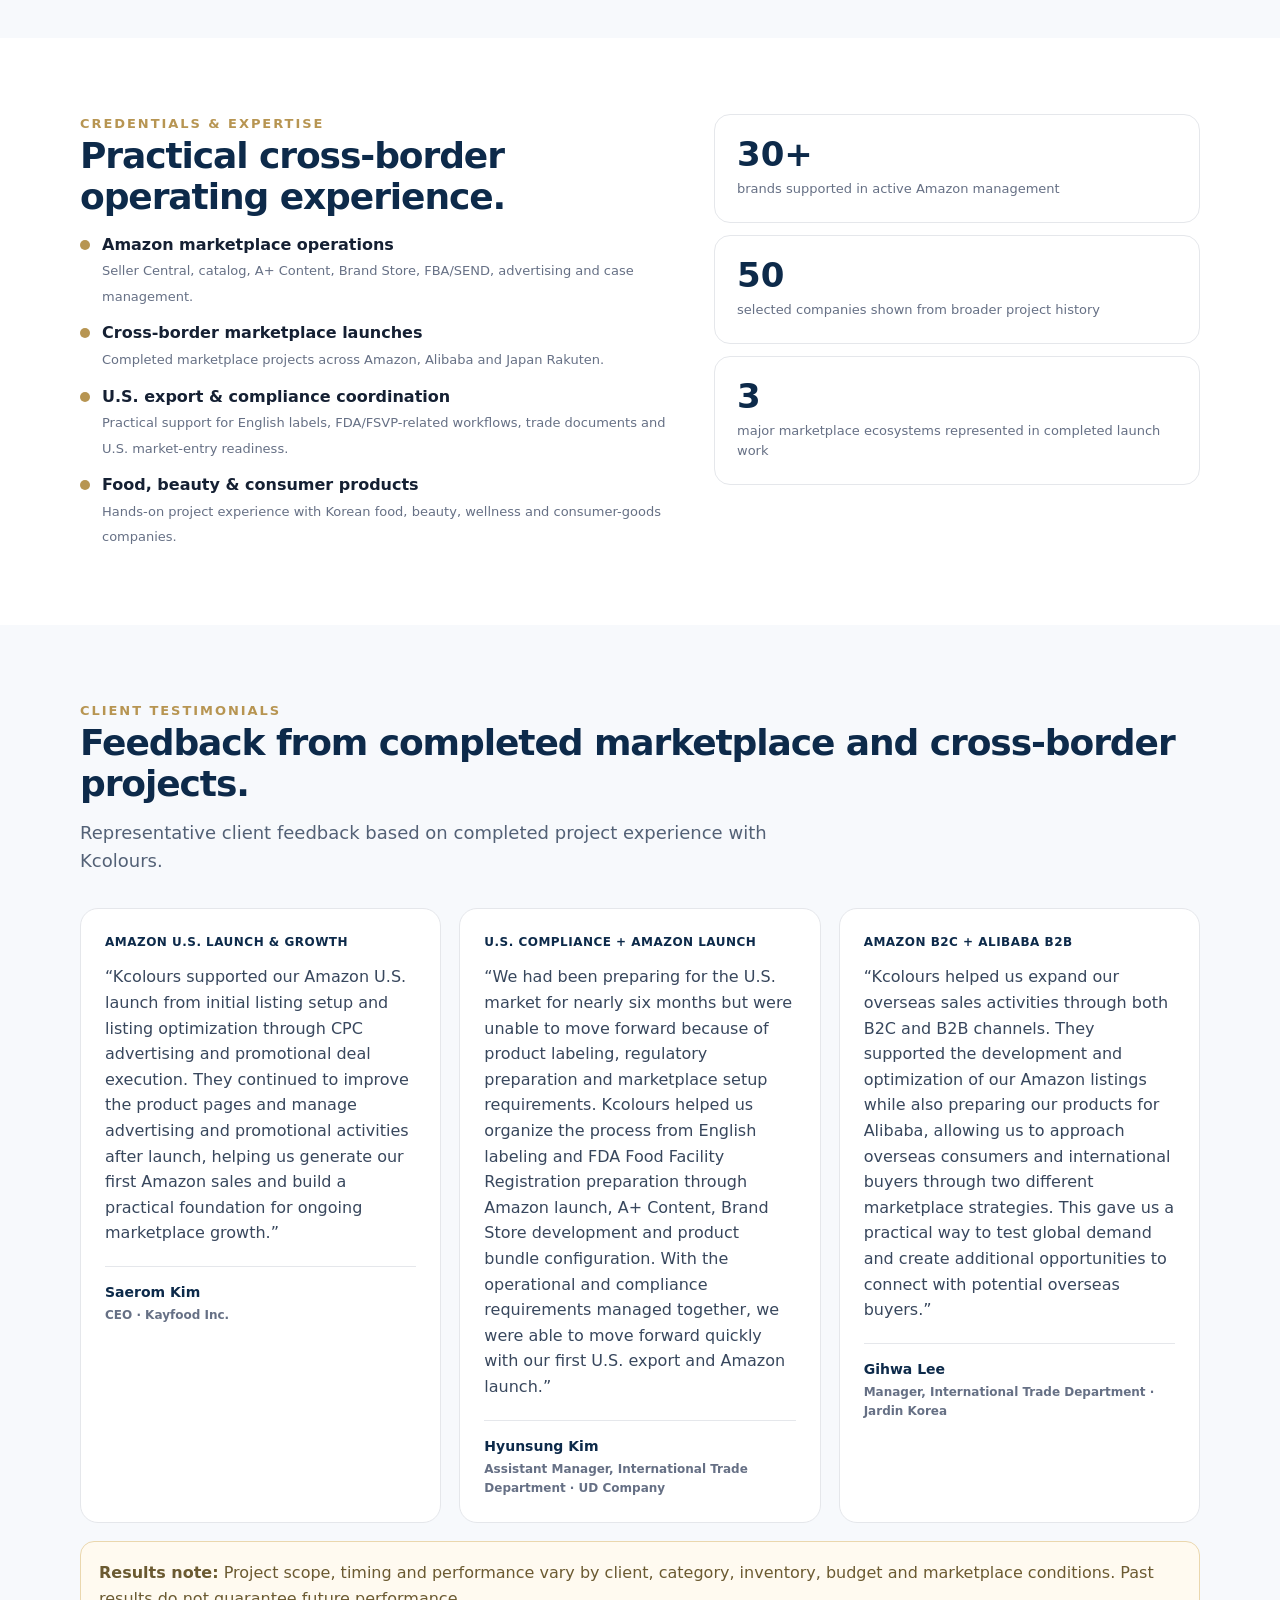
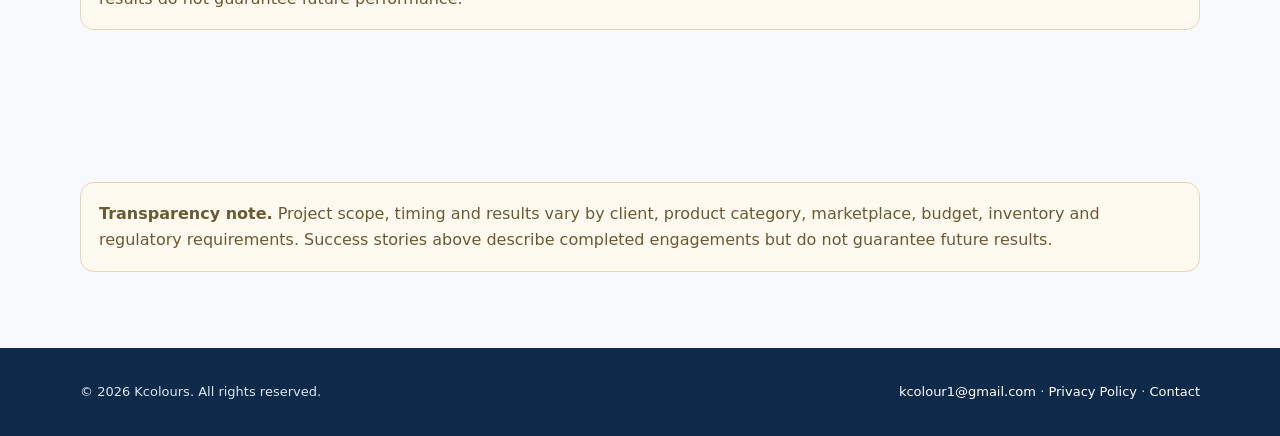
<file: results.html>
<!doctype html>
<html lang="en">
<head>
<meta charset="utf-8">
<meta name="viewport" content="width=device-width, initial-scale=1">
<title>Results & Experience | Kcolours</title>
<meta name="description" content="Selected Kcolours project experience, client portfolio, marketplace success stories and representative client feedback.">
<link rel="stylesheet" href="styles.css">
</head>
<body>
<header>
  <div class="container nav">
    <a class="brand" href="index.html">
      <img src="assets/kcolours-logo.jpg" alt="Kcolours logo">
      <span>KCOLOURS</span>
    </a>
    <nav>
      <a href="index.html">Home</a>
      <a href="services.html">Services</a>
      <a href="pricing.html">Pricing</a>
      <a href="results.html">Results</a>
      <a href="about.html">About</a>
      <a href="privacy.html">Privacy</a>
      <a class="cta" href="contact.html">Contact</a>
    </nav>
  </div>
</header>
<main>
<section class="hero compact-hero">
  <div class="container">
    <div class="eyebrow">Results & Experience</div>
    <h1>Marketplace execution backed by real project experience.</h1>
    <p>Kcolours has supported Korean companies across marketplace launch, account operations, cross-border commerce, compliance coordination, content localization and digital channel growth. Engagement scope varies by company and project.</p>
  </div>
</section>

<section class="section">
  <div class="container">
    <div class="eyebrow">Amazon Account Management Success Stories</div>
    <h2>Representative results from completed Amazon projects.</h2>
    <p class="lead">The examples below summarize completed engagements. Client names are omitted where confidentiality applies. Results vary by brand, category, inventory, budget and marketplace conditions.</p>
    <div class="story-grid">
      <article class="story-card featured-story">
        <div class="story-kicker">Amazon U.S. Growth</div>
        <h3>More than 5× sales growth within one month</h3>
        <p>For a managed consumer brand, Kcolours restructured listing content, advertising execution, promotional activity and day-to-day marketplace operations. The account recorded more than fivefold sales growth within one month following the operational changes.</p>
        <div class="story-tags"><span>Listing</span><span>Advertising</span><span>Promotions</span><span>Account Operations</span></div>
      </article>
      <article class="story-card">
        <div class="story-kicker">Amazon U.S. Launch · UD Company</div>
        <h3>From export readiness to live Amazon operations</h3>
        <p>Kcolours coordinated English labeling and compliance-readiness tasks, Seller Central setup, catalog and listing work, A+ Content, Brand Store preparation, FBA/SEND inbound support and launch-stage advertising within one operating workflow.</p>
        <div class="story-tags"><span>Compliance</span><span>Seller Central</span><span>A+ / Brand Store</span><span>FBA/SEND</span></div>
      </article>
      <article class="story-card">
        <div class="story-kicker">Amazon Account Operations</div>
        <h3>Ongoing catalog, inventory, promotion and case management</h3>
        <p>For ongoing managed accounts, Kcolours handles catalog maintenance, inventory and FBA follow-up, Amazon cases, promotions, reporting, advertising operations and routine Seller Central issue resolution within the client-approved scope.</p>
        <div class="story-tags"><span>Catalog</span><span>Inventory</span><span>Cases</span><span>Reporting</span></div>
      </article>
      <article class="story-card">
        <div class="story-kicker">Cross-border Marketplace Experience · Jardin Korea</div>
        <h3>Amazon B2C and Alibaba B2B market expansion</h3>
        <p>Kcolours supported Jardin Korea with Amazon listing work and Alibaba product-page preparation, combining B2C marketplace execution with B2B buyer-development activity. Kcolours also has completed marketplace-entry experience involving Japan Rakuten.</p>
        <div class="story-tags"><span>Rakuten</span><span>Alibaba</span><span>Localization</span><span>Cross-border</span></div>
      </article>
    </div>
  </div>
</section>

<section class="section alt">
  <div class="container">
    <div class="eyebrow">Selected Companies</div>
    <h2>Companies represented in our project history.</h2>
    <p class="lead">Selected companies from our broader project and business engagement history across marketplace operations, export support, sourcing, compliance and digital commerce. Engagement scope differs by company; inclusion does not imply that every company received identical services or Amazon-specific services.</p>
    <div class="client-grid">
      <div class="client-card text-only"><div class="client-name">HANKOOKTEA CO.</div></div>
<div class="client-card text-only"><div class="client-name">SNAX</div></div>
<div class="client-card text-only"><div class="client-name">EN FOOD Inc.</div></div>
<div class="client-card text-only"><div class="client-name">TEA KOREA Co., Ltd.</div></div>
<div class="client-card text-only"><div class="client-name">BIZNEER CORPORATION CO., LTD.</div></div>
<div class="client-card text-only"><div class="client-name">GOLDENBELL INTERNATIONAL CO., LTD.</div></div>
<div class="client-card text-only"><div class="client-name">NFOOD Co., LTD.</div></div>
<div class="client-card text-only"><div class="client-name">DO BE IND.CO.,LTD</div></div>
<div class="client-card text-only"><div class="client-name">Gaemi Food Co., Ltd.</div></div>
<div class="client-card text-only"><div class="client-name">Haerang Ltd</div></div>
<div class="client-card text-only"><div class="client-name">SIGOLSTORY FOOD</div></div>
<div class="client-card text-only"><div class="client-name">Taerim Co., Ltd</div></div>
<div class="client-card text-only"><div class="client-name">Legourmand Co.,Ltd</div></div>
<div class="client-card text-only"><div class="client-name">YOUNGMI CO., LTD.</div></div>
<div class="client-card text-only"><div class="client-name">WOOSIN TRADING CO., LTD.</div></div>
<div class="client-card text-only"><div class="client-name">DAESANG Wellife</div></div>
<div class="client-card text-only"><div class="client-name">MISSLEE Co., Ltd.</div></div>
<div class="client-card text-only"><div class="client-name">YOUNG IN CORPORATION</div></div>
<div class="client-card text-only"><div class="client-name">HYOSUNG FOOD CO., LTD.</div></div>
<div class="client-card text-only"><div class="client-name">Shinan 1004 Co., Ltd.</div></div>
<div class="client-card text-only"><div class="client-name">CSF</div></div>
<div class="client-card text-only"><div class="client-name">Ggulmasil Agricultural Corporation Co., Ltd</div></div>
<div class="client-card text-only"><div class="client-name">3H LABS</div></div>
<div class="client-card text-only"><div class="client-name">GLAMI CO.,LTD.</div></div>
<div class="client-card text-only"><div class="client-name">WITHUS</div></div>
<div class="client-card text-only"><div class="client-name">JWAY FOODS KOREA</div></div>
<div class="client-card text-only"><div class="client-name">BORA TRADING CO., LTD.</div></div>
<div class="client-card text-only"><div class="client-name">Elim CI Co., Ltd.</div></div>
<div class="client-card text-only"><div class="client-name">Chungwoo food CO.,Ltd</div></div>
<div class="client-card text-only"><div class="client-name">CHILKAB FARM PRODUCTS CO., LTD.</div></div>
<div class="client-card text-only"><div class="client-name">Eunha Foodwell Co., Ltd.</div></div>
<div class="client-card text-only"><div class="client-name">Jirisancheorum corp.</div></div>
<div class="client-card text-only"><div class="client-name">TAE MYEONG GENERAL FOOD CO., LTD.</div></div>
<div class="client-card text-only"><div class="client-name">Kowoo International</div></div>
<div class="client-card text-only"><div class="client-name">G. East. Co., Ltd.</div></div>
<div class="client-card text-only"><div class="client-name">Samyang Corporation</div></div>
<div class="client-card text-only"><div class="client-name">CHOSANJUNG</div></div>
<div class="client-card text-only"><div class="client-name">ALL DAY TEA Inc.</div></div>
<div class="client-card text-only"><div class="client-name">SUNJINFS</div></div>
<div class="client-card text-only"><div class="client-name">BINGGRAE CO., LTD.</div></div>
<div class="client-card text-only"><div class="client-name">DAE CHUN LAVER CO.,Ltd</div></div>
<div class="client-card text-only"><div class="client-name">HOYOUNG FOOD CO.,LTD.</div></div>
<div class="client-card text-only"><div class="client-name">Youngpoong Co., Ltd</div></div>
<div class="client-card text-only"><div class="client-name">TULIP INTERNATIONAL INC.</div></div>
<div class="client-card text-only"><div class="client-name">Chungwoo Life Science Co., Ltd.</div></div>
<div class="client-card text-only"><div class="client-name">GOOD F&amp;B</div></div>
<div class="client-card text-only"><div class="client-name">KWANGCHEONKIM CO., LTD.</div></div>
<div class="client-card text-only"><div class="client-name">TAEKWANG FOODS CO., LTD.</div></div>
<div class="client-card text-only"><div class="client-name">HWANGTO CO.,LTD.</div></div>
<div class="client-card text-only"><div class="client-name">SEUNGHWAFOOD,.CO.LTD</div></div>
    </div>
  </div>
</section>

<section class="section">
  <div class="container split">
    <div>
      <div class="eyebrow">Credentials & Expertise</div>
      <h2>Practical cross-border operating experience.</h2>
      <div class="checks">
        <div class="check"><span class="dot"></span><div><strong>Amazon marketplace operations</strong><br><span class="small">Seller Central, catalog, A+ Content, Brand Store, FBA/SEND, advertising and case management.</span></div></div>
        <div class="check"><span class="dot"></span><div><strong>Cross-border marketplace launches</strong><br><span class="small">Completed marketplace projects across Amazon, Alibaba and Japan Rakuten.</span></div></div>
        <div class="check"><span class="dot"></span><div><strong>U.S. export & compliance coordination</strong><br><span class="small">Practical support for English labels, FDA/FSVP-related workflows, trade documents and U.S. market-entry readiness.</span></div></div>
        <div class="check"><span class="dot"></span><div><strong>Food, beauty & consumer products</strong><br><span class="small">Hands-on project experience with Korean food, beauty, wellness and consumer-goods companies.</span></div></div>
      </div>
    </div>
    <div class="credential-panel">
      <div class="credential-stat"><strong>30+</strong><span>brands supported in active Amazon management</span></div>
      <div class="credential-stat"><strong>50</strong><span>selected companies shown from broader project history</span></div>
      <div class="credential-stat"><strong>3</strong><span>major marketplace ecosystems represented in completed launch work</span></div>
    </div>
  </div>
</section>

<section class="section testimonial-section">
  <div class="container">
    <div class="eyebrow">Client Testimonials</div>
    <h2>Feedback from completed marketplace and cross-border projects.</h2>
    <p class="lead">Representative client feedback based on completed project experience with Kcolours.</p>
    <div class="testimonial-grid">
      <article class="testimonial-card">
        <div class="testimonial-label">Amazon U.S. Launch & Growth</div>
        <p>“Kcolours supported our Amazon U.S. launch from initial listing setup and listing optimization through CPC advertising and promotional deal execution. They continued to improve the product pages and manage advertising and promotional activities after launch, helping us generate our first Amazon sales and build a practical foundation for ongoing marketplace growth.”</p>
        <div class="testimonial-person"><strong>Saerom Kim</strong><span>CEO · Kayfood Inc.</span></div>
      </article>
      <article class="testimonial-card">
        <div class="testimonial-label">U.S. Compliance + Amazon Launch</div>
        <p>“We had been preparing for the U.S. market for nearly six months but were unable to move forward because of product labeling, regulatory preparation and marketplace setup requirements. Kcolours helped us organize the process from English labeling and FDA Food Facility Registration preparation through Amazon launch, A+ Content, Brand Store development and product bundle configuration. With the operational and compliance requirements managed together, we were able to move forward quickly with our first U.S. export and Amazon launch.”</p>
        <div class="testimonial-person"><strong>Hyunsung Kim</strong><span>Assistant Manager, International Trade Department · UD Company</span></div>
      </article>
      <article class="testimonial-card">
        <div class="testimonial-label">Amazon B2C + Alibaba B2B</div>
        <p>“Kcolours helped us expand our overseas sales activities through both B2C and B2B channels. They supported the development and optimization of our Amazon listings while also preparing our products for Alibaba, allowing us to approach overseas consumers and international buyers through two different marketplace strategies. This gave us a practical way to test global demand and create additional opportunities to connect with potential overseas buyers.”</p>
        <div class="testimonial-person"><strong>Gihwa Lee</strong><span>Manager, International Trade Department · Jardin Korea</span></div>
      </article>
    </div>
    <div class="notice testimonial-note"><strong>Results note:</strong> Project scope, timing and performance vary by client, category, inventory, budget and marketplace conditions. Past results do not guarantee future performance.</div>
  </div>
</section>

<section class="section alt">
  <div class="container">
    <div class="notice"><strong>Transparency note.</strong> Project scope, timing and results vary by client, product category, marketplace, budget, inventory and regulatory requirements. Success stories above describe completed engagements but do not guarantee future results.</div>
  </div>
</section>
</main>
<footer>
  <div class="container foot">
    <div>© 2026 Kcolours. All rights reserved.</div>
    <div><a href="mailto:kcolour1@gmail.com">kcolour1@gmail.com</a> · <a href="privacy.html">Privacy Policy</a> · <a href="contact.html">Contact</a></div>
  </div>
</footer>
</body>
</html>
</file>
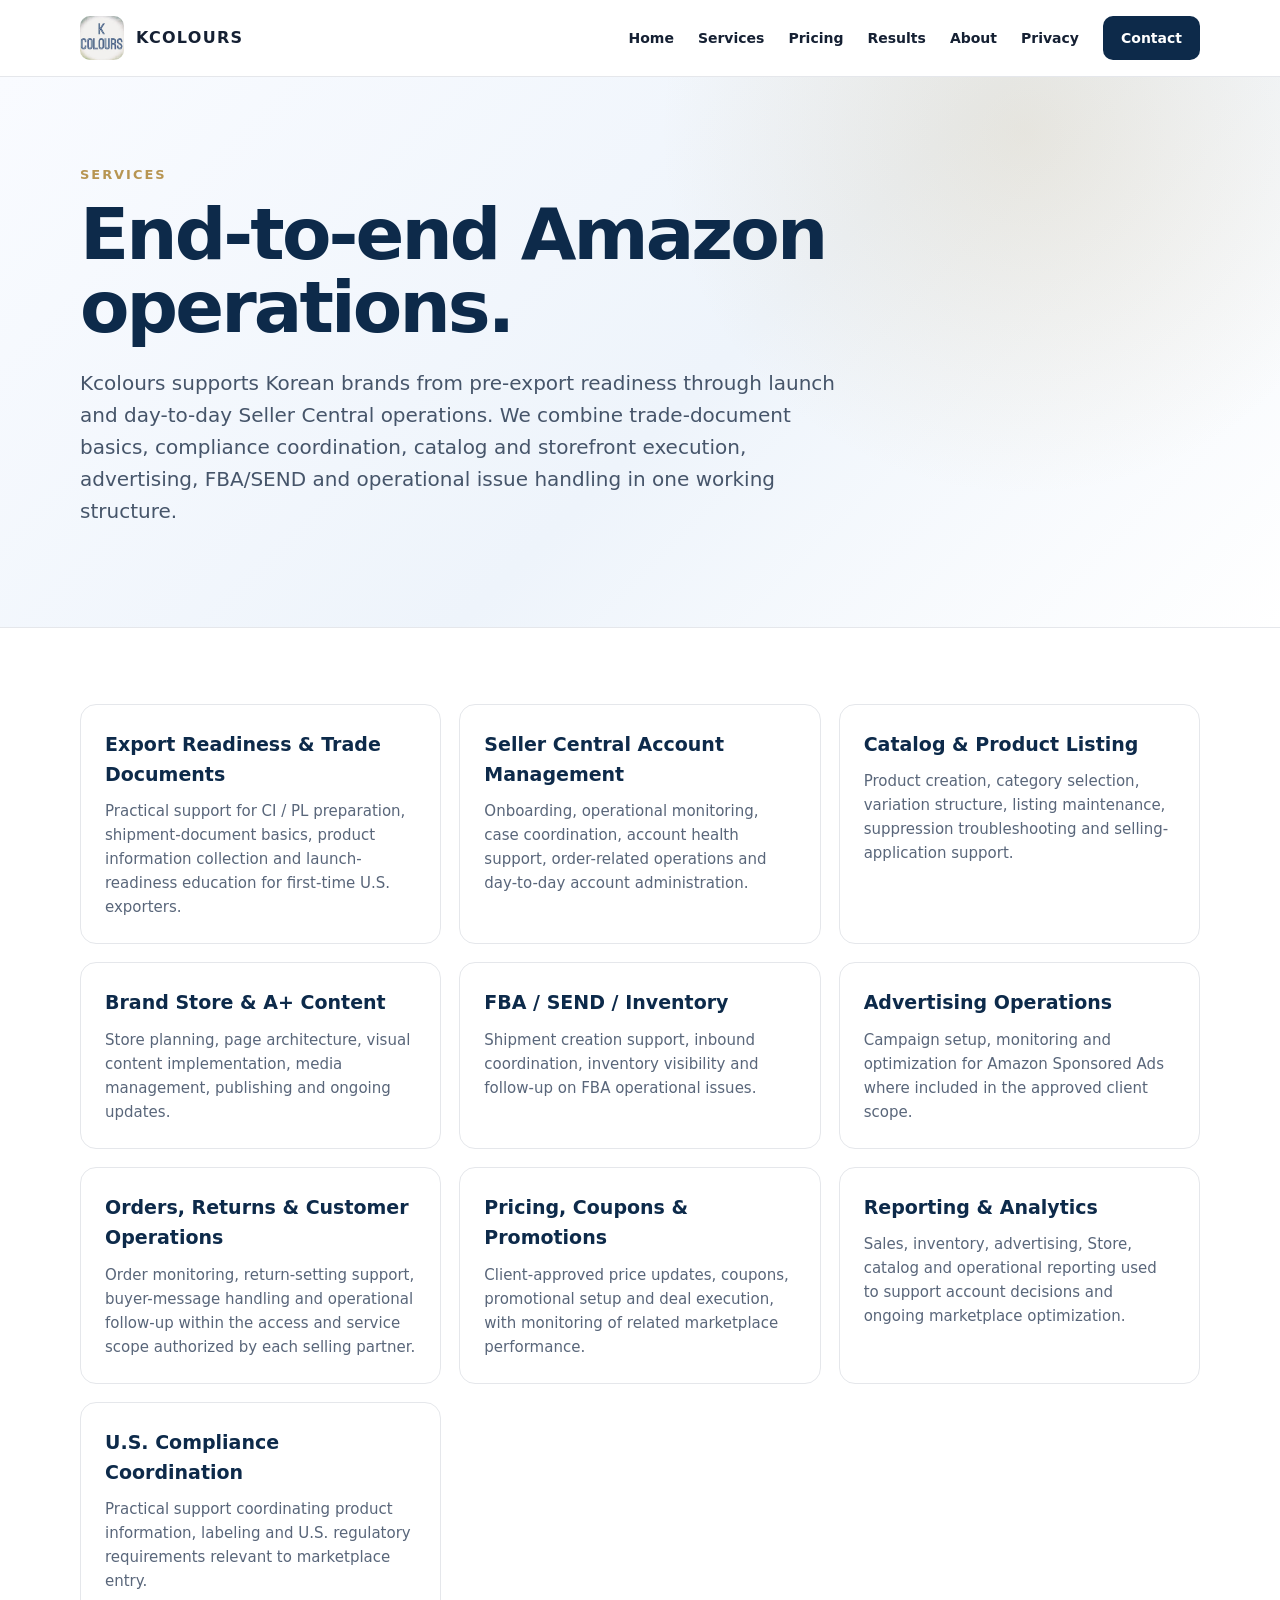
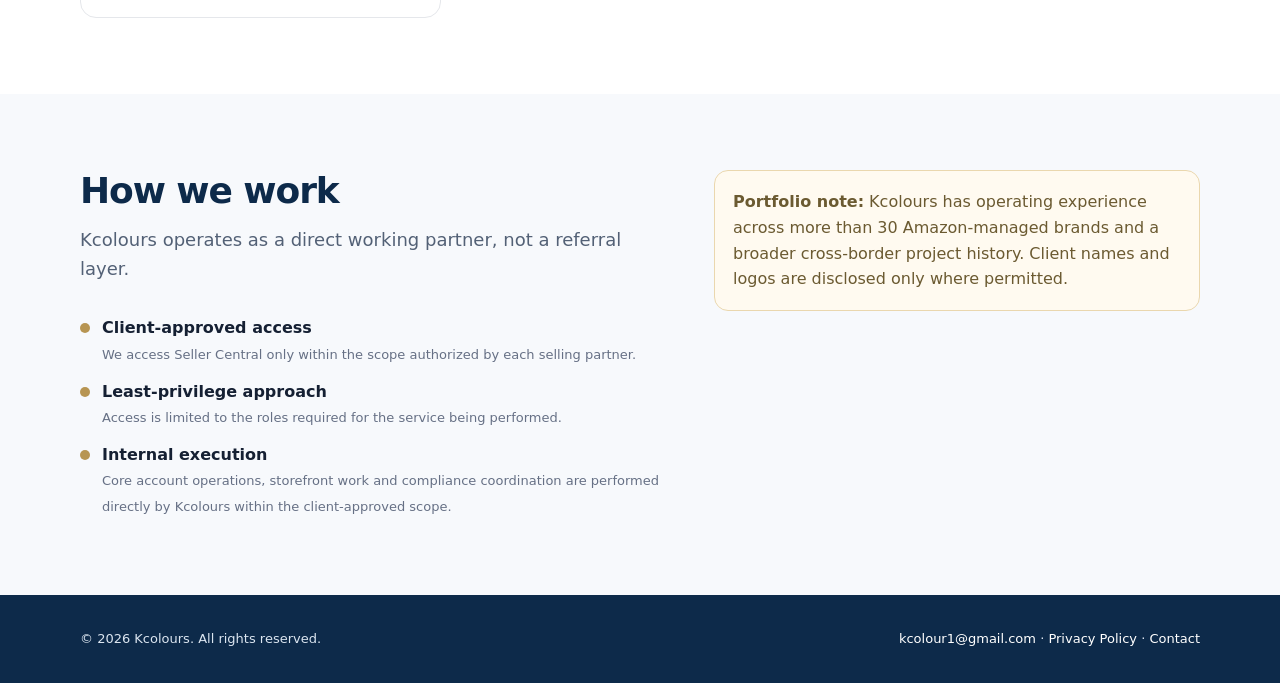
<file: services.html>
<!doctype html>
<html lang="en">
<head>
<meta charset="utf-8"><meta name="viewport" content="width=device-width, initial-scale=1">
<title>Services | Kcolours</title>
<meta name="description" content="Kcolours Amazon Seller Central account management, catalog, Brand Store, A+ Content, FBA, advertising and compliance support.">
<link rel="stylesheet" href="styles.css"></head>
<body>
<header>
  <div class="container nav">
    <a class="brand" href="index.html">
      <img src="assets/kcolours-logo.jpg" alt="Kcolours logo">
      <span>KCOLOURS</span>
    </a>
    <nav>
      <a href="index.html">Home</a>
      <a href="services.html">Services</a>
      <a href="pricing.html">Pricing</a>
      <a href="results.html">Results</a>
      <a href="about.html">About</a>
      <a href="privacy.html">Privacy</a>
      <a class="cta" href="contact.html">Contact</a>
    </nav>
  </div>
</header>

<main>
<section class="hero"><div class="container"><div class="eyebrow">Services</div><h1>End-to-end Amazon operations.</h1><p>Kcolours supports Korean brands from pre-export readiness through launch and day-to-day Seller Central operations. We combine trade-document basics, compliance coordination, catalog and storefront execution, advertising, FBA/SEND and operational issue handling in one working structure.</p></div></section>
<section class="section"><div class="container">
<div class="grid">
<div class="card"><h3>Export Readiness & Trade Documents</h3><p>Practical support for CI / PL preparation, shipment-document basics, product information collection and launch-readiness education for first-time U.S. exporters.</p></div>
<div class="card"><h3>Seller Central Account Management</h3><p>Onboarding, operational monitoring, case coordination, account health support, order-related operations and day-to-day account administration.</p></div>
<div class="card"><h3>Catalog & Product Listing</h3><p>Product creation, category selection, variation structure, listing maintenance, suppression troubleshooting and selling-application support.</p></div>
<div class="card"><h3>Brand Store & A+ Content</h3><p>Store planning, page architecture, visual content implementation, media management, publishing and ongoing updates.</p></div>
<div class="card"><h3>FBA / SEND / Inventory</h3><p>Shipment creation support, inbound coordination, inventory visibility and follow-up on FBA operational issues.</p></div>
<div class="card"><h3>Advertising Operations</h3><p>Campaign setup, monitoring and optimization for Amazon Sponsored Ads where included in the approved client scope.</p></div>
<div class="card"><h3>Orders, Returns & Customer Operations</h3><p>Order monitoring, return-setting support, buyer-message handling and operational follow-up within the access and service scope authorized by each selling partner.</p></div>
<div class="card"><h3>Pricing, Coupons & Promotions</h3><p>Client-approved price updates, coupons, promotional setup and deal execution, with monitoring of related marketplace performance.</p></div>
<div class="card"><h3>Reporting & Analytics</h3><p>Sales, inventory, advertising, Store, catalog and operational reporting used to support account decisions and ongoing marketplace optimization.</p></div>
<div class="card"><h3>U.S. Compliance Coordination</h3><p>Practical support coordinating product information, labeling and U.S. regulatory requirements relevant to marketplace entry.</p></div>
</div>
</div></section>
<section class="section alt"><div class="container split">
<div><h2>How we work</h2><p class="lead">Kcolours operates as a direct working partner, not a referral layer.</p>
<div class="checks">
<div class="check"><span class="dot"></span><div><strong>Client-approved access</strong><br><span class="small">We access Seller Central only within the scope authorized by each selling partner.</span></div></div>
<div class="check"><span class="dot"></span><div><strong>Least-privilege approach</strong><br><span class="small">Access is limited to the roles required for the service being performed.</span></div></div>
<div class="check"><span class="dot"></span><div><strong>Internal execution</strong><br><span class="small">Core account operations, storefront work and compliance coordination are performed directly by Kcolours within the client-approved scope.</span></div></div>
</div></div>
<div class="notice"><strong>Portfolio note:</strong> Kcolours has operating experience across more than 30 Amazon-managed brands and a broader cross-border project history. Client names and logos are disclosed only where permitted.</div>
</div></section>
</main>
<footer>
  <div class="container foot">
    <div>© 2026 Kcolours. All rights reserved.</div>
    <div><a href="mailto:kcolour1@gmail.com">kcolour1@gmail.com</a> · <a href="privacy.html">Privacy Policy</a> · <a href="contact.html">Contact</a></div>
  </div>
</footer>
</body></html>
</file>
<file: styles.css>
:root{
  --navy:#0d2a4a;
  --navy-2:#163d68;
  --ink:#152033;
  --muted:#667085;
  --line:#e5e7eb;
  --bg:#f7f9fc;
  --white:#ffffff;
  --gold:#b79552;
}
*{box-sizing:border-box}
html{scroll-behavior:smooth}
body{
  margin:0;
  font-family:Inter, ui-sans-serif, system-ui, -apple-system, BlinkMacSystemFont, "Segoe UI", sans-serif;
  color:var(--ink);
  background:var(--white);
  line-height:1.6;
}
a{color:inherit;text-decoration:none}
img{max-width:100%;display:block}
.container{width:min(1120px, calc(100% - 40px));margin:0 auto}
header{
  position:sticky;top:0;z-index:50;background:rgba(255,255,255,.96);
  backdrop-filter:blur(10px);border-bottom:1px solid var(--line)
}
.nav{height:76px;display:flex;align-items:center;justify-content:space-between;gap:24px}
.brand{display:flex;align-items:center;gap:12px;font-weight:800;letter-spacing:.08em}
.brand img{width:44px;height:44px;border-radius:10px;object-fit:cover}
nav{display:flex;gap:24px;align-items:center;font-size:14px;font-weight:650}
nav a:hover{color:var(--navy-2)}
.cta{background:var(--navy);color:#fff;padding:11px 18px;border-radius:10px}
.hero{
  background:
    radial-gradient(circle at 80% 10%, rgba(183,149,82,.17), transparent 32%),
    linear-gradient(135deg,#f9fbff 0%,#eef4fb 55%,#fff 100%);
  border-bottom:1px solid var(--line);
  padding:88px 0 72px;
}
.eyebrow{font-size:13px;letter-spacing:.15em;text-transform:uppercase;color:var(--gold);font-weight:800}
h1{font-size:clamp(42px,6vw,72px);line-height:1.02;margin:12px 0 22px;letter-spacing:-.04em;color:var(--navy)}
.hero p{font-size:20px;max-width:760px;color:#46556a;margin:0 0 28px}
.actions{display:flex;flex-wrap:wrap;gap:12px}
.btn{display:inline-flex;align-items:center;justify-content:center;padding:13px 20px;border-radius:10px;font-weight:750;border:1px solid var(--navy)}
.btn.primary{background:var(--navy);color:white}
.btn.secondary{background:white;color:var(--navy)}
.metrics{display:grid;grid-template-columns:repeat(4,1fr);gap:14px;margin-top:42px}
.metric{background:white;border:1px solid var(--line);border-radius:16px;padding:20px}
.metric strong{font-size:28px;color:var(--navy);display:block}
.metric span{font-size:13px;color:var(--muted)}
.section{padding:76px 0}
.section.alt{background:var(--bg)}
.section h2{font-size:36px;line-height:1.15;letter-spacing:-.03em;margin:0 0 14px;color:var(--navy)}
.lead{font-size:18px;color:#536176;max-width:760px;margin:0 0 32px}
.grid{display:grid;grid-template-columns:repeat(3,1fr);gap:18px}
.card{background:#fff;border:1px solid var(--line);border-radius:16px;padding:24px}
.card h3{margin:0 0 10px;font-size:19px;color:var(--navy)}
.card p{margin:0;color:#59667a;font-size:15px}
.badge{display:inline-block;background:#eef3f9;color:var(--navy);border:1px solid #d9e3ef;padding:7px 10px;border-radius:999px;font-size:12px;font-weight:750;margin:4px 4px 0 0}
.split{display:grid;grid-template-columns:1.1fr .9fr;gap:40px;align-items:start}
.checks{display:grid;gap:12px}
.check{display:flex;gap:12px;align-items:flex-start}
.dot{width:10px;height:10px;border-radius:99px;background:var(--gold);margin-top:8px;flex:none}
.quote{border-left:4px solid var(--gold);padding:18px 22px;background:#fff;border-radius:0 14px 14px 0;color:#38475d}
.info{border:1px solid var(--line);border-radius:16px;overflow:hidden;background:#fff}
.row{display:grid;grid-template-columns:180px 1fr;border-bottom:1px solid var(--line)}
.row:last-child{border-bottom:none}
.row div{padding:14px 16px}
.row div:first-child{background:#fafbfc;font-weight:700;color:#445066}
footer{background:var(--navy);color:#dbe5f0;padding:34px 0}
footer .foot{display:flex;justify-content:space-between;gap:24px;align-items:center;font-size:13px}
footer a{color:white}
.small{font-size:13px;color:var(--muted)}
.notice{background:#fffaf0;border:1px solid #ead7ae;border-radius:14px;padding:18px;color:#6b5a31}
@media (max-width:850px){
  nav{display:none}
  .metrics,.grid{grid-template-columns:1fr 1fr}
  .split{grid-template-columns:1fr}
  .row{grid-template-columns:1fr}
  .row div:first-child{padding-bottom:4px}
  .row div:last-child{padding-top:4px}
}
@media (max-width:560px){
  .container{width:min(100% - 28px,1120px)}
  .hero{padding:66px 0 56px}
  .metrics,.grid{grid-template-columns:1fr}
  footer .foot{flex-direction:column;align-items:flex-start}
}


/* Integrated workflow */
.integration{background:#1f2022;color:#f5f2eb}
.integration .eyebrow{color:#dbc38b}
.integration-title{color:#f5f2eb!important;font-size:clamp(34px,5vw,58px)!important;margin-bottom:18px!important}
.integration-title span{color:#8d8f93;font-weight:650}
.integration-title strong{color:#e3c98d}
.integration-lead{color:#aaaeb5;font-size:17px;max-width:940px;margin-bottom:32px}
.flow-grid{display:grid;grid-template-columns:repeat(5,1fr);gap:14px;margin:30px 0 22px}
.flow-card{border:1px solid #3b3d42;border-radius:12px;padding:22px;background:#232427;min-height:170px;position:relative}
.flow-card:after{content:"";position:absolute;bottom:-20px;left:50%;transform:translateX(-50%);width:0;height:0;border-left:10px solid transparent;border-right:10px solid transparent;border-top:14px solid #e3c98d}
.flow-card h3{color:#fff;margin:0 0 12px;font-size:16px}
.flow-card p{color:#999da4;margin:0;font-size:13px;line-height:1.5}
.integration-bar{margin-top:38px;background:#e0c58c;color:#282721;border-radius:12px;padding:20px 26px;display:grid;grid-template-columns:300px 1fr;align-items:center;gap:24px}
.integration-logo{display:flex;align-items:center;gap:14px}
.integration-logo img{width:56px;height:56px;border-radius:10px;object-fit:cover}
.integration-logo strong{display:block;font-size:22px;letter-spacing:.04em}
.integration-logo span{display:block;font-size:11px;letter-spacing:.08em;text-transform:uppercase}
.integration-message{font-size:18px;font-weight:750}
.integration-metrics{display:grid;grid-template-columns:repeat(4,1fr);gap:20px;margin-top:30px}
.integration-metrics div{padding-top:10px}
.integration-metrics strong{display:block;color:#e3c98d;font-size:34px}
.integration-metrics span{display:block;color:#9da0a6;font-size:13px}
.integration-note{color:#7e8186;font-size:12px;margin-top:20px}

/* Pricing */
.pricing-teaser{background:#fff}
.price-card{border:1px solid var(--line);border-radius:18px;padding:28px;background:linear-gradient(135deg,#f9fbff,#eef3f8)}
.price-label{font-size:22px;font-weight:800;color:var(--navy)}
.price-unit{font-size:13px;color:var(--muted);margin:3px 0 14px}
.price-line{display:flex;align-items:baseline;gap:12px;margin-bottom:16px}
.price-line strong{font-size:34px;color:var(--navy)}
.price-strike{text-decoration:line-through;color:#d14b4b;font-weight:750}
.price-card ul{padding-left:20px;margin:0;color:#59667a}
.price-card li{margin:8px 0}

.pricing-table-wrap{overflow-x:auto;border:1px solid var(--line);border-radius:16px;background:#fff}
.pricing-table{width:100%;border-collapse:collapse;min-width:780px}
.pricing-table th{background:#202225;color:white;padding:16px;text-align:left;font-size:14px}
.pricing-table td{padding:18px 16px;border-top:1px solid var(--line);vertical-align:top}
.pricing-table td strong{display:block;color:var(--navy);font-size:16px}
.pricing-table td span{display:block;color:var(--muted);font-size:13px;margin-top:4px}
.pricing-table .featured-row td{background:#eef3fb}
.pricing-table .price-current{color:#2e6ab3;font-size:20px;margin-top:2px}
.pill{display:inline-block!important;background:#eaf1fb;color:#2e6ab3!important;border:1px solid #d4e2f6;border-radius:999px;padding:6px 10px;font-weight:750}
.pricing-notice{margin-top:22px}

@media (max-width:1000px){
  .flow-grid{grid-template-columns:repeat(2,1fr)}
  .integration-bar{grid-template-columns:1fr}
}
@media (max-width:850px){
  .integration-metrics{grid-template-columns:1fr 1fr}
}
@media (max-width:560px){
  .flow-grid{grid-template-columns:1fr}
  .integration-metrics{grid-template-columns:1fr 1fr}
  .integration-title{font-size:34px!important}
}


/* Results & client experience */
.compact-hero{padding:72px 0 58px}
.compact-hero h1{font-size:clamp(40px,5.2vw,64px)}
.story-grid{display:grid;grid-template-columns:repeat(2,1fr);gap:18px}
.story-card{background:#fff;border:1px solid var(--line);border-radius:18px;padding:26px;min-height:250px}
.story-card.featured-story{background:linear-gradient(135deg,#0d2a4a,#163d68);color:#fff}
.story-card.featured-story h3,.story-card.featured-story p{color:#fff}
.story-kicker{font-size:12px;letter-spacing:.12em;text-transform:uppercase;color:var(--gold);font-weight:800}
.story-card h3{font-size:24px;line-height:1.2;color:var(--navy);margin:10px 0 12px}
.story-card p{color:#59667a;margin:0 0 20px}
.story-tags{display:flex;flex-wrap:wrap;gap:7px}
.story-tags span{font-size:11px;font-weight:750;border:1px solid #d9e3ef;background:#eef3f9;color:var(--navy);border-radius:999px;padding:5px 8px}
.featured-story .story-tags span{border-color:rgba(255,255,255,.24);background:rgba(255,255,255,.08);color:#fff}
.client-grid{display:grid;grid-template-columns:repeat(5,1fr);gap:12px}
.client-card{min-height:118px;background:#fff;border:1px solid var(--line);border-radius:14px;padding:16px;display:flex;flex-direction:column;align-items:center;justify-content:center;text-align:center;gap:10px}
.client-logo-wrap{height:34px;display:flex;align-items:center;justify-content:center}
.client-logo{width:32px;height:32px;object-fit:contain;border-radius:7px}
.client-name{font-size:12px;line-height:1.35;font-weight:750;color:#26364d}
.client-card.text-only .client-name{font-size:13px}
.credential-panel{display:grid;grid-template-columns:1fr;gap:12px}
.credential-stat{background:#fff;border:1px solid var(--line);border-radius:16px;padding:22px}
.credential-stat strong{display:block;color:var(--navy);font-size:34px;line-height:1}
.credential-stat span{display:block;color:var(--muted);font-size:13px;margin-top:8px}
.testimonial-section{background:#f7f9fc}
.testimonial-grid{display:grid;grid-template-columns:repeat(3,1fr);gap:18px}
.testimonial-card{background:#fff;border:1px solid var(--line);border-radius:18px;padding:24px}
.testimonial-card p{font-size:16px;color:#38475d;margin:0 0 20px}
.testimonial-card span{font-size:12px;color:var(--muted);font-weight:700}
.text-link{color:var(--navy);font-weight:800}
.proof-strip{background:#0d2a4a;color:#fff}
.proof-strip .eyebrow{color:#dbc38b}
.proof-strip h2{color:#fff}
.proof-strip .lead{color:#d8e2ed}
.proof-cards{display:grid;grid-template-columns:repeat(4,1fr);gap:14px;margin:26px 0}
.proof-cards div{border:1px solid rgba(255,255,255,.16);background:rgba(255,255,255,.06);border-radius:16px;padding:20px}
.proof-cards strong{display:block;color:#e3c98d;font-size:30px}
.proof-cards span{display:block;color:#d6e0ea;font-size:12px;margin-top:5px}
.proof-strip .btn.primary{background:#fff;color:var(--navy);border-color:#fff}
@media (max-width:1000px){
  .client-grid{grid-template-columns:repeat(4,1fr)}
  .proof-cards{grid-template-columns:repeat(2,1fr)}
}
@media (max-width:850px){
  .story-grid,.testimonial-grid{grid-template-columns:1fr}
  .client-grid{grid-template-columns:repeat(3,1fr)}
}
@media (max-width:560px){
  .client-grid{grid-template-columns:repeat(2,1fr)}
  .proof-cards{grid-template-columns:1fr}
}


.testimonial-label{font-size:12px;letter-spacing:.04em;text-transform:uppercase;font-weight:800;color:var(--navy);margin-bottom:12px}
.testimonial-note{margin-top:18px}


.testimonial-person{border-top:1px solid var(--line);padding-top:14px;margin-top:18px}
.testimonial-person strong{display:block;color:var(--navy);font-size:14px}
.testimonial-person span{display:block;color:var(--muted);font-size:12px;margin-top:3px}
</file>
